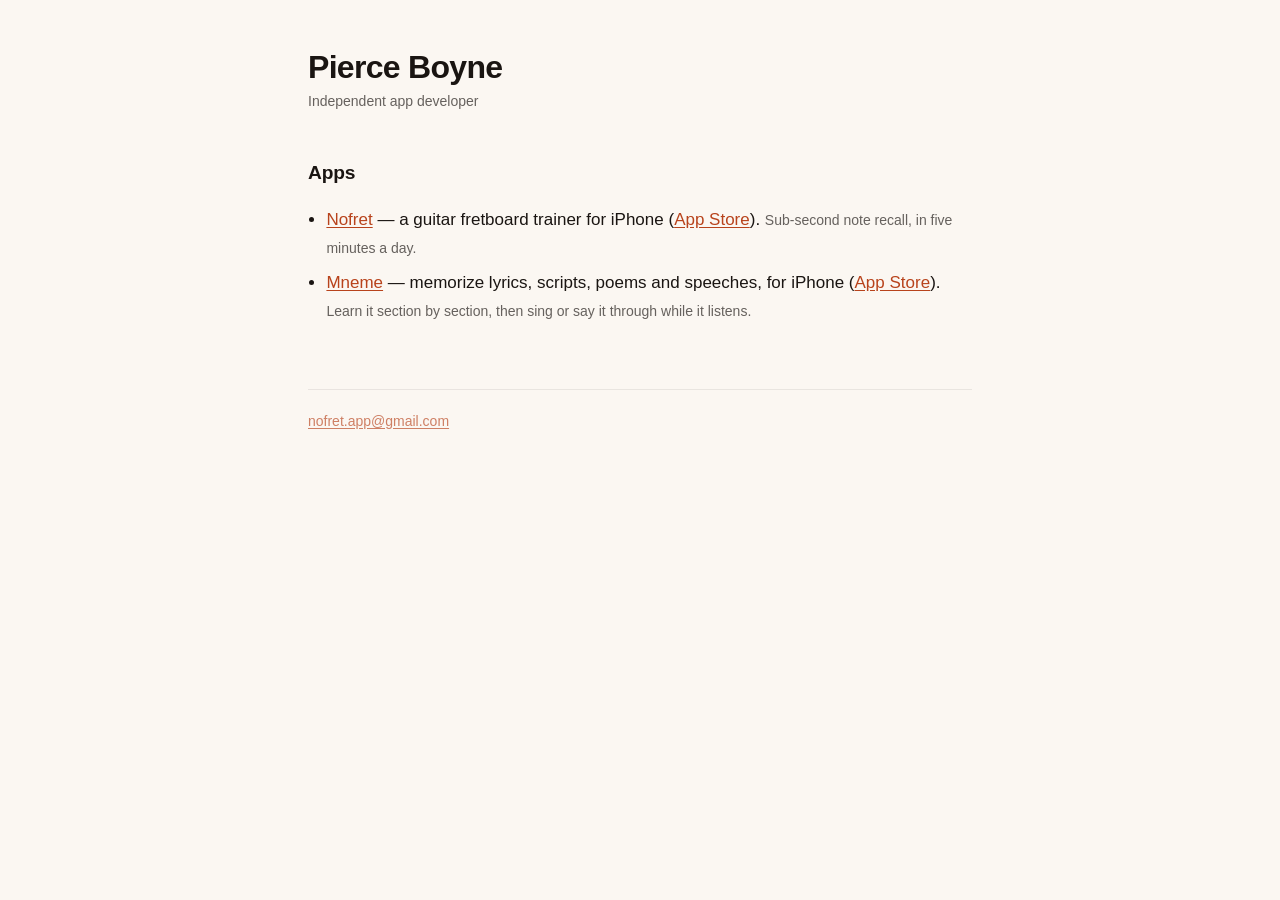
<file: index.html>
<!doctype html>
<html lang="en">
<head>
<meta charset="utf-8">
<meta name="viewport" content="width=device-width, initial-scale=1">
<meta name="google-site-verification" content="WbHXN7BrshvpumbvRtugsJeh1JI9VplC12xCETtA43Y" />
<title>Pierce Boyne</title>
<link rel="stylesheet" href="nofret/assets/style.css">
</head>
<body>

<h1>Pierce Boyne</h1>
<p class="muted">Independent app developer</p>

<h2>Apps</h2>
<ul>
  <li><a href="nofret/">Nofret</a> — a guitar fretboard trainer for iPhone
      (<a href="https://apps.apple.com/app/apple-store/id6809184751?pt=129415694&amp;ct=website&amp;mt=8">App Store</a>).
      <span class="muted">Sub-second note recall, in five minutes a day.</span></li>
  <li><a href="mneme/">Mneme</a> — memorize lyrics, scripts, poems and speeches, for iPhone
      (<a href="https://apps.apple.com/app/apple-store/id6814061703?pt=129415694&amp;ct=website&amp;mt=8">App Store</a>).
      <span class="muted">Learn it section by section, then sing or say it through while it listens.</span></li>
</ul>

<footer><a href="mailto:nofret.app@gmail.com">nofret.app@gmail.com</a></footer>

</body>
</html>
</file>
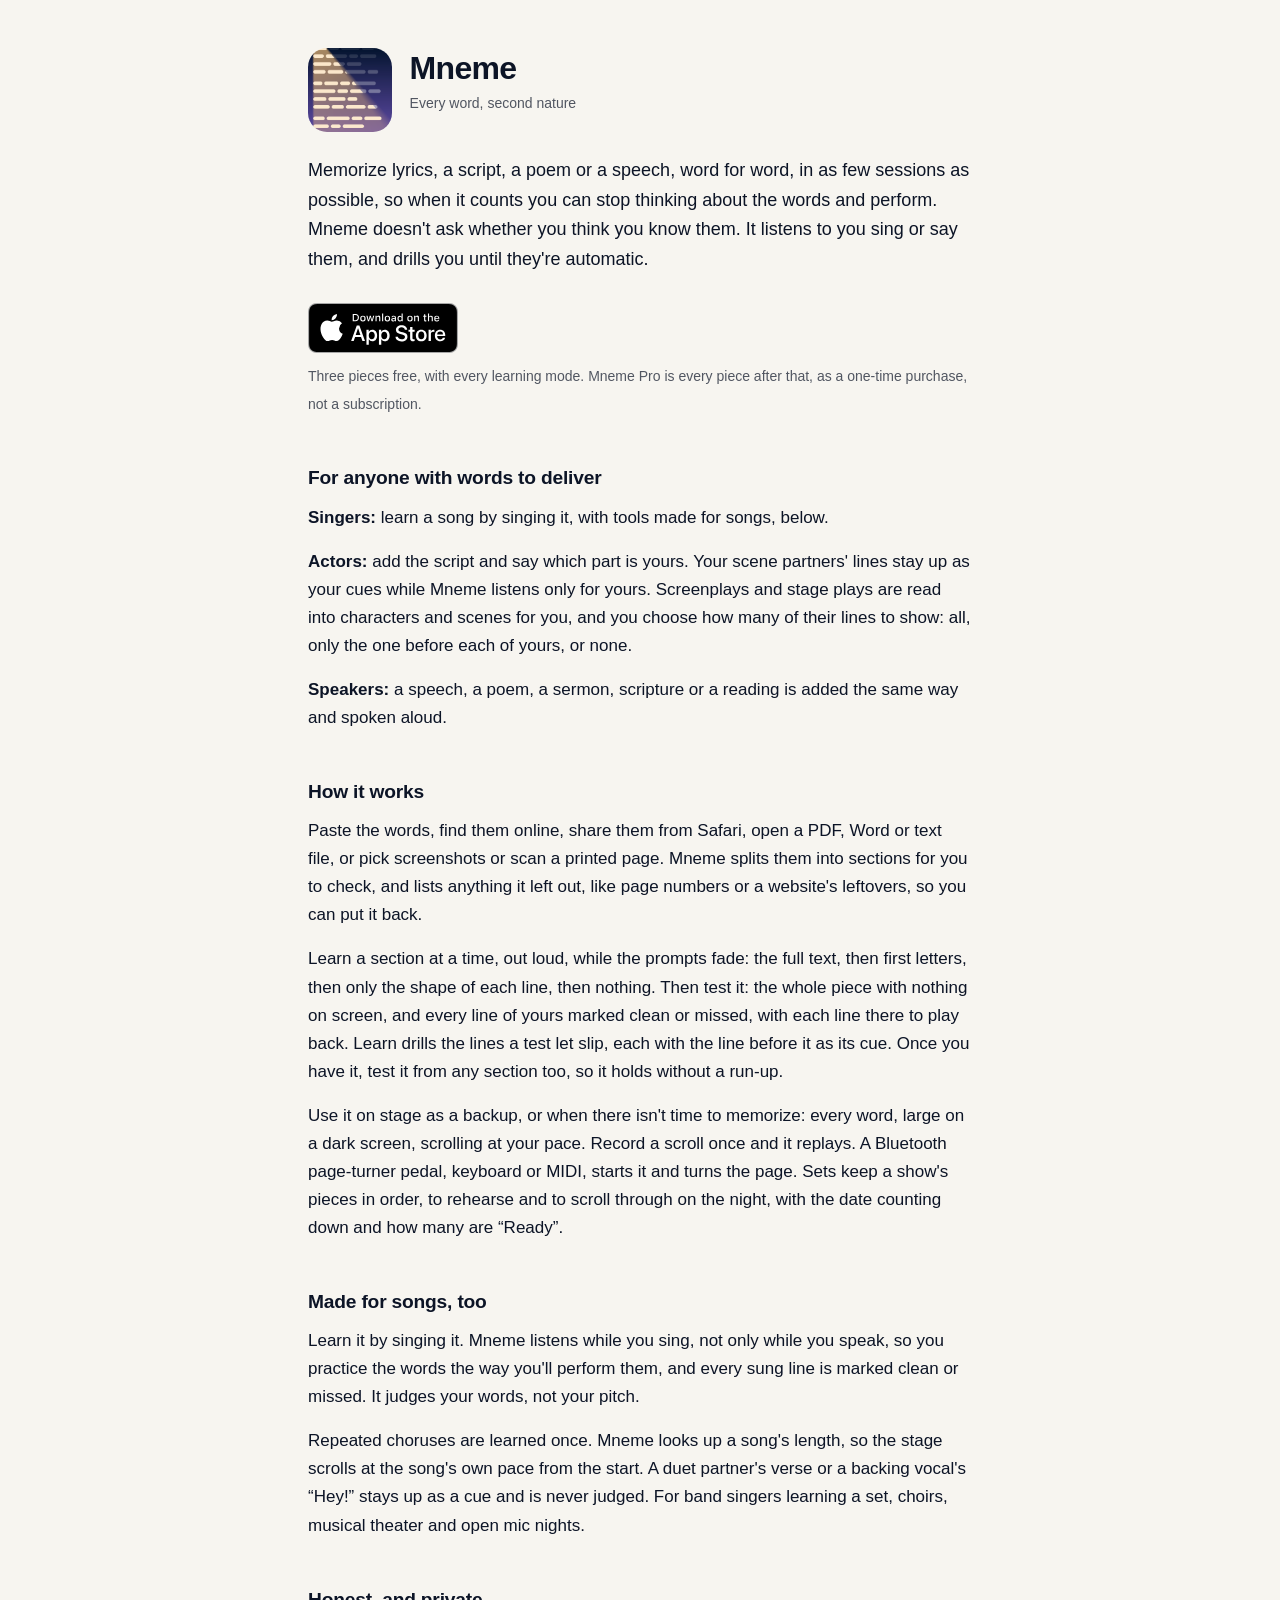
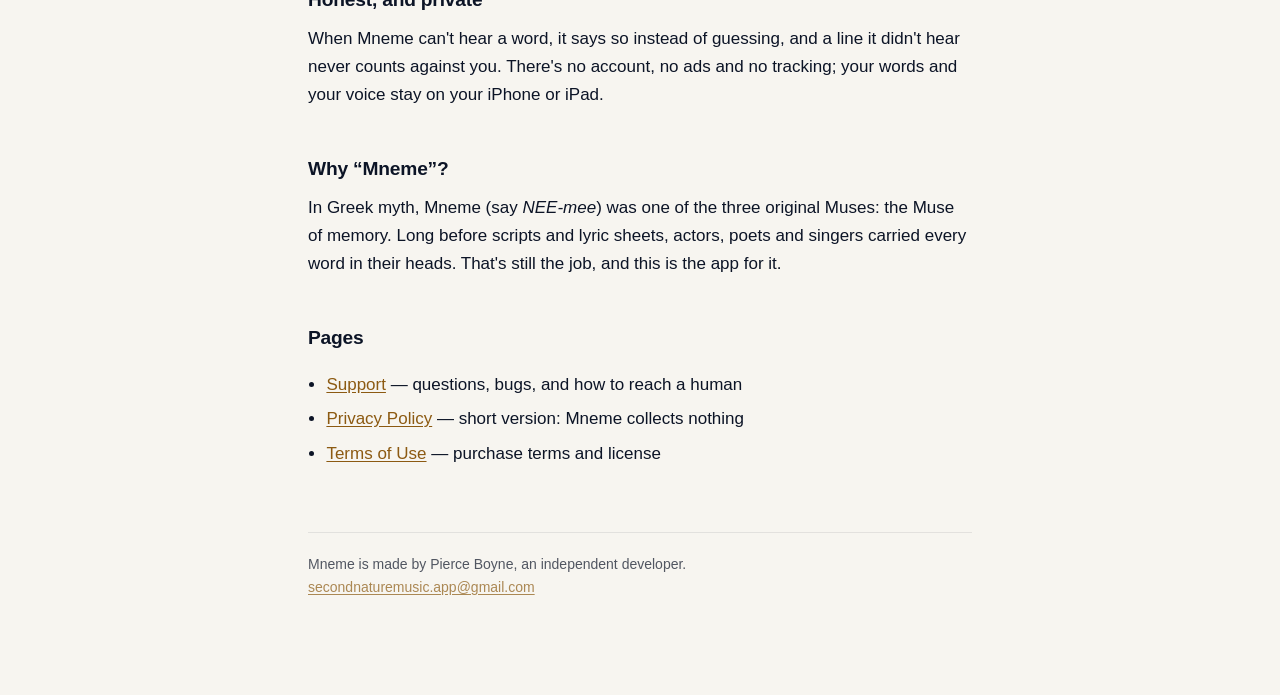
<file: mneme/index.html>
<!doctype html>
<html lang="en">
<head>
<meta charset="utf-8">
<meta name="viewport" content="width=device-width, initial-scale=1">
<title>Mneme: Memorize Lyrics &amp; Lines, on iPhone</title>
<meta name="description" content="Mneme is an iPhone app that gets lyrics, a script, a poem or a speech off the page and by heart in as few sessions as possible, and listens to you sing or say it to prove it. Three pieces free.">
<link rel="canonical" href="https://boynepe.github.io/mneme/">
<meta name="apple-itunes-app" content="app-id=6814061703">
<meta property="og:type" content="website">
<meta property="og:title" content="Mneme: Memorize Lyrics &amp; Lines">
<meta property="og:description" content="Memorize lyrics, scripts, poems or speeches word for word, fast: section by section, then tested while Mneme listens. Three pieces free.">
<meta property="og:url" content="https://boynepe.github.io/mneme/">
<meta property="og:image" content="https://boynepe.github.io/mneme/assets/og.png">
<meta name="twitter:card" content="summary_large_image">
<link rel="apple-touch-icon" href="assets/apple-touch-icon.png">
<link rel="stylesheet" href="assets/style.css">
<script type="application/ld+json">
{
  "@context": "https://schema.org",
  "@type": "MobileApplication",
  "name": "Mneme: Memorize Lyrics & Lines",
  "operatingSystem": "iOS",
  "applicationCategory": "MusicApplication",
  "description": "Learn lyrics, a script, a poem or a speech by heart, section by section, then test it while the app listens and marks every line.",
  "url": "https://boynepe.github.io/mneme/",
  "installUrl": "https://apps.apple.com/app/id6814061703",
  "image": "https://boynepe.github.io/mneme/assets/icon-512.png",
  "author": { "@type": "Person", "name": "Pierce Boyne" },
  "offers": { "@type": "Offer", "price": "0", "priceCurrency": "USD" }
}
</script>
</head>
<body>

<div class="hero">
  <img src="assets/icon-512.png" alt="">
  <div>
    <h1>Mneme</h1>
    <p class="muted">Every word, second nature</p>
  </div>
</div>

<p class="lede">Memorize lyrics, a script, a poem or a speech, word for word,
in as few sessions as possible, so when it counts you can stop thinking about
the words and perform. Mneme doesn't ask whether you think you know them. It
listens to you sing or say them, and drills you until they're automatic.</p>

<p class="store"><a href="https://apps.apple.com/app/apple-store/id6814061703?pt=129415694&amp;ct=website&amp;mt=8"><picture>
  <source srcset="assets/app-store-badge-white.svg" media="(prefers-color-scheme: dark)">
  <img src="assets/app-store-badge-black.svg" alt="Download on the App Store" width="150" height="50">
</picture></a>
<span class="muted">Three pieces free, with every learning mode. Mneme Pro is
every piece after that, as a one-time purchase, not a subscription.</span></p>

<h2>For anyone with words to deliver</h2>
<p><strong>Singers:</strong> learn a song by singing it, with tools made for
songs, below.</p>
<p><strong>Actors:</strong> add the script and say which part is yours. Your
scene partners' lines stay up as your cues while Mneme listens only for yours.
Screenplays and stage plays are read into characters and scenes for you, and
you choose how many of their lines to show: all, only the one before each of
yours, or none.</p>
<p><strong>Speakers:</strong> a speech, a poem, a sermon, scripture or a
reading is added the same way and spoken aloud.</p>

<h2>How it works</h2>
<p>Paste the words, find them online, share them from Safari, open a PDF, Word
or text file, or pick screenshots or scan a printed page. Mneme splits them
into sections for you to check, and lists anything it left out, like page
numbers or a website's leftovers, so you can put it back.</p>

<p>Learn a section at a time, out loud, while the prompts fade: the full text,
then first letters, then only the shape of each line, then nothing. Then test
it: the whole piece with nothing on screen, and every line of yours marked
clean or missed, with each line there to play back. Learn drills the lines a
test let slip, each with the line before it as its cue. Once you have it, test
it from any section too, so it holds without a run-up.</p>

<p>Use it on stage as a backup, or when there isn't time to memorize: every
word, large on a dark screen, scrolling at your pace. Record a scroll once and
it replays. A Bluetooth page-turner pedal, keyboard or MIDI, starts it and
turns the page. Sets keep a show's pieces in order, to rehearse and to scroll
through on the night, with the date counting down and how many are “Ready”.</p>

<h2>Made for songs, too</h2>
<p>Learn it by singing it. Mneme listens while you sing, not only while you
speak, so you practice the words the way you'll perform them, and every sung
line is marked clean or missed. It judges your words, not your pitch.</p>
<p>Repeated choruses are learned once. Mneme looks up a song's length, so the
stage scrolls at the song's own pace from the start. A duet partner's verse or
a backing vocal's “Hey!” stays up as a cue and is never judged. For band
singers learning a set, choirs, musical theater and open mic nights.</p>

<h2>Honest, and private</h2>
<p>When Mneme can't hear a word, it says so instead of guessing, and a line it
didn't hear never counts against you. There's no account, no ads and no
tracking; your words and your voice stay on your iPhone or iPad.</p>

<h2>Why “Mneme”?</h2>
<p>In Greek myth, Mneme (say <em>NEE-mee</em>) was one of the three original
Muses: the Muse of memory. Long before scripts and lyric sheets, actors, poets
and singers carried every word in their heads. That's still the job, and this
is the app for it.</p>

<h2>Pages</h2>
<ul>
  <li><a href="support/">Support</a> — questions, bugs, and how to reach a human</li>
  <li><a href="privacy/">Privacy Policy</a> — short version: Mneme collects nothing</li>
  <li><a href="terms/">Terms of Use</a> — purchase terms and license</li>
</ul>

<footer>
Mneme is made by Pierce Boyne, an independent developer.<br>
<a href="mailto:secondnaturemusic.app@gmail.com">secondnaturemusic.app@gmail.com</a>
</footer>

</body>
</html>
</file>
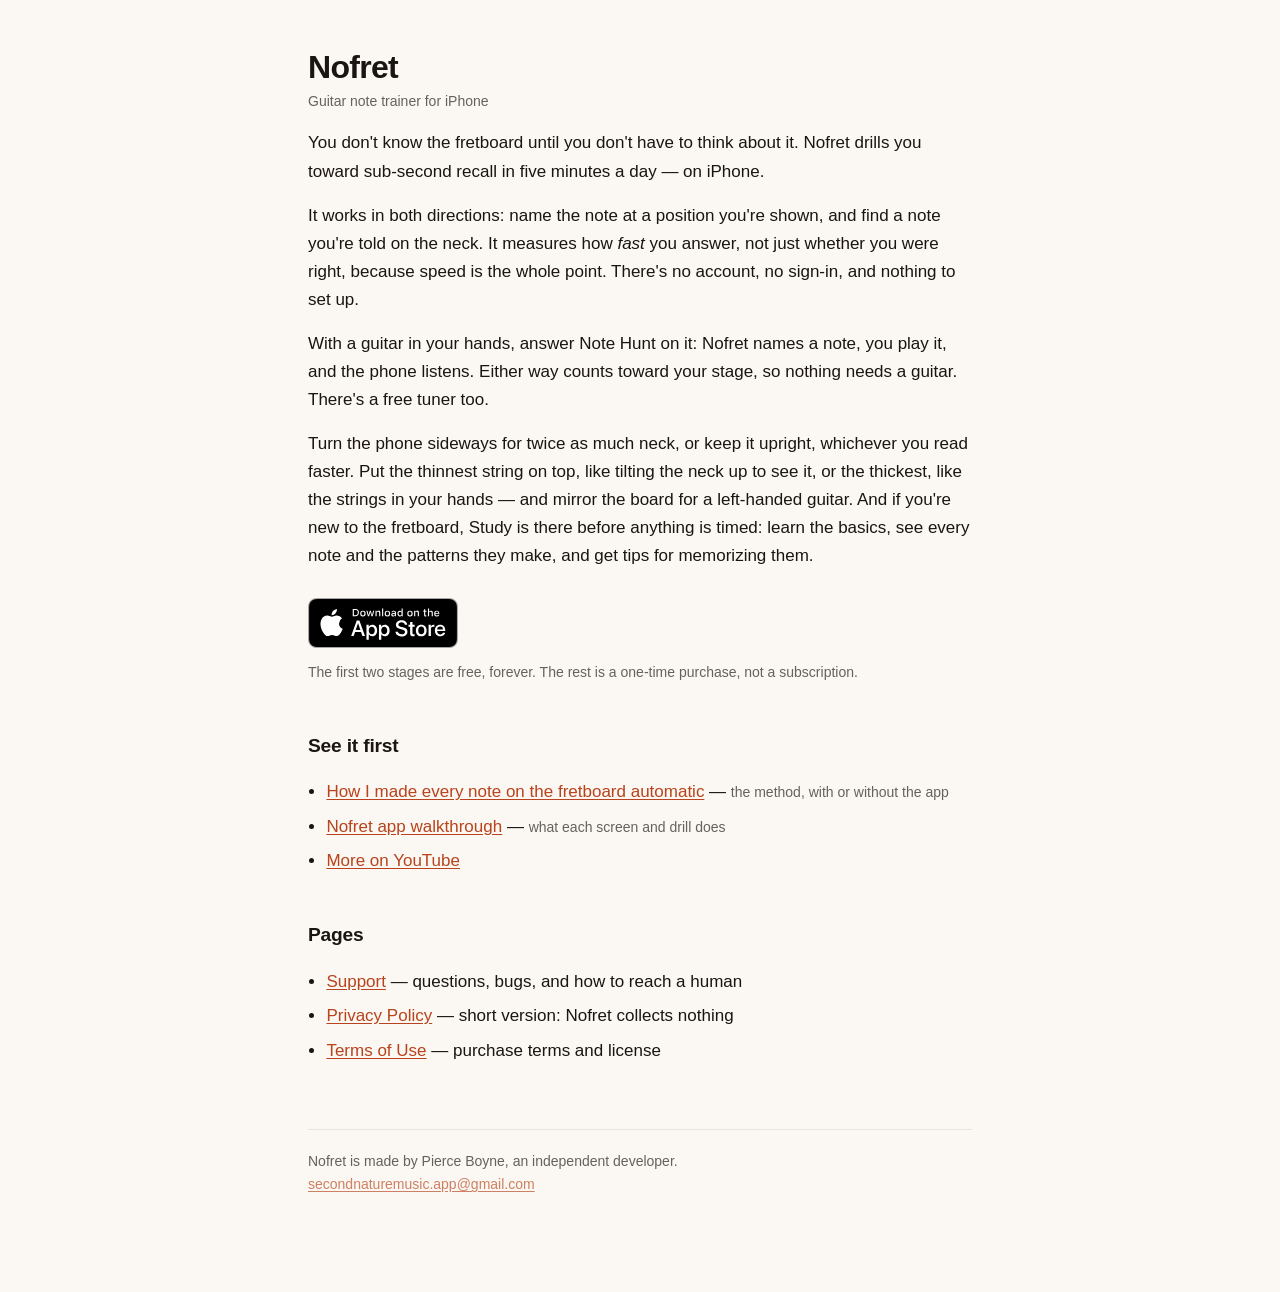
<file: nofret/index.html>
<!doctype html>
<html lang="en">
<head>
<meta charset="utf-8">
<meta name="viewport" content="width=device-width, initial-scale=1">
<title>Nofret: Guitar Note Trainer for iPhone</title>
<meta name="description" content="Nofret is an iPhone app that drills you until you can name and find any note on the guitar fretboard in under a second. The first two stages are free.">
<link rel="canonical" href="https://boynepe.github.io/nofret/">
<meta name="apple-itunes-app" content="app-id=6809184751">
<meta property="og:type" content="website">
<meta property="og:title" content="Nofret: Guitar Note Trainer">
<meta property="og:description" content="Name and find any note on the guitar fretboard in under a second. An iPhone app; the first two stages are free.">
<meta property="og:url" content="https://boynepe.github.io/nofret/">
<meta property="og:image" content="https://boynepe.github.io/nofret/assets/icon-512.png">
<meta name="twitter:card" content="summary">
<link rel="apple-touch-icon" href="assets/apple-touch-icon.png">
<link rel="stylesheet" href="assets/style.css">
<script type="application/ld+json">
{
  "@context": "https://schema.org",
  "@type": "MobileApplication",
  "name": "Nofret: Guitar Note Trainer",
  "operatingSystem": "iOS",
  "applicationCategory": "EducationalApplication",
  "description": "Drills you until you can name and find any note on the guitar fretboard in under a second.",
  "url": "https://boynepe.github.io/nofret/",
  "installUrl": "https://apps.apple.com/app/id6809184751",
  "image": "https://boynepe.github.io/nofret/assets/icon-512.png",
  "author": { "@type": "Person", "name": "Pierce Boyne" },
  "offers": { "@type": "Offer", "price": "0", "priceCurrency": "USD" }
}
</script>
</head>
<body>

<h1>Nofret</h1>
<p class="muted">Guitar note trainer for iPhone</p>

<p class="lede">You don't know the fretboard until you don't have to think about it.
Nofret drills you toward sub-second recall in five minutes a day — on iPhone.</p>

<p>It works in both directions: name the note at a position you're shown, and
find a note you're told on the neck. It measures how <em>fast</em> you answer, not just whether
you were right, because speed is the whole point. There's no account, no
sign-in, and nothing to set up.</p>

<p>With a guitar in your hands, answer Note Hunt on it: Nofret names a note,
you play it, and the phone listens. Either way counts toward your stage, so
nothing needs a guitar. There's a free tuner too.</p>
<p>Turn the phone sideways for twice as much neck, or keep it upright,
whichever you read faster. Put the thinnest string on top, like tilting the
neck up to see it, or the thickest, like the strings in your hands — and mirror
the board for a left-handed guitar. And if you're new to the fretboard, Study
is there before anything is timed: learn the basics, see every note and the
patterns they make, and get tips for memorizing them.</p>

<p class="store"><a href="https://apps.apple.com/app/apple-store/id6809184751?pt=129415694&amp;ct=website&amp;mt=8"><picture>
  <source srcset="assets/app-store-badge-white.svg" media="(prefers-color-scheme: dark)">
  <img src="assets/app-store-badge-black.svg" alt="Download on the App Store" width="150" height="50">
</picture></a>
<span class="muted">The first two stages are free, forever. The rest is a one-time purchase, not a subscription.</span></p>

<h2>See it first</h2>
<ul>
  <li><a href="https://www.youtube.com/watch?v=sm2euk7gFeg">How I made every note on the fretboard automatic</a> —
      <span class="muted">the method, with or without the app</span></li>
  <li><a href="https://www.youtube.com/watch?v=WUEUxqwtZEA">Nofret app walkthrough</a> —
      <span class="muted">what each screen and drill does</span></li>
  <li><a href="https://www.youtube.com/@nofretapp">More on YouTube</a></li>
</ul>

<h2>Pages</h2>
<ul>
  <li><a href="support/">Support</a> — questions, bugs, and how to reach a human</li>
  <li><a href="privacy/">Privacy Policy</a> — short version: Nofret collects nothing</li>
  <li><a href="terms/">Terms of Use</a> — purchase terms and license</li>
</ul>

<footer>
Nofret is made by Pierce Boyne, an independent developer.<br>
<a href="mailto:secondnaturemusic.app@gmail.com">secondnaturemusic.app@gmail.com</a>
</footer>

</body>
</html>
</file>
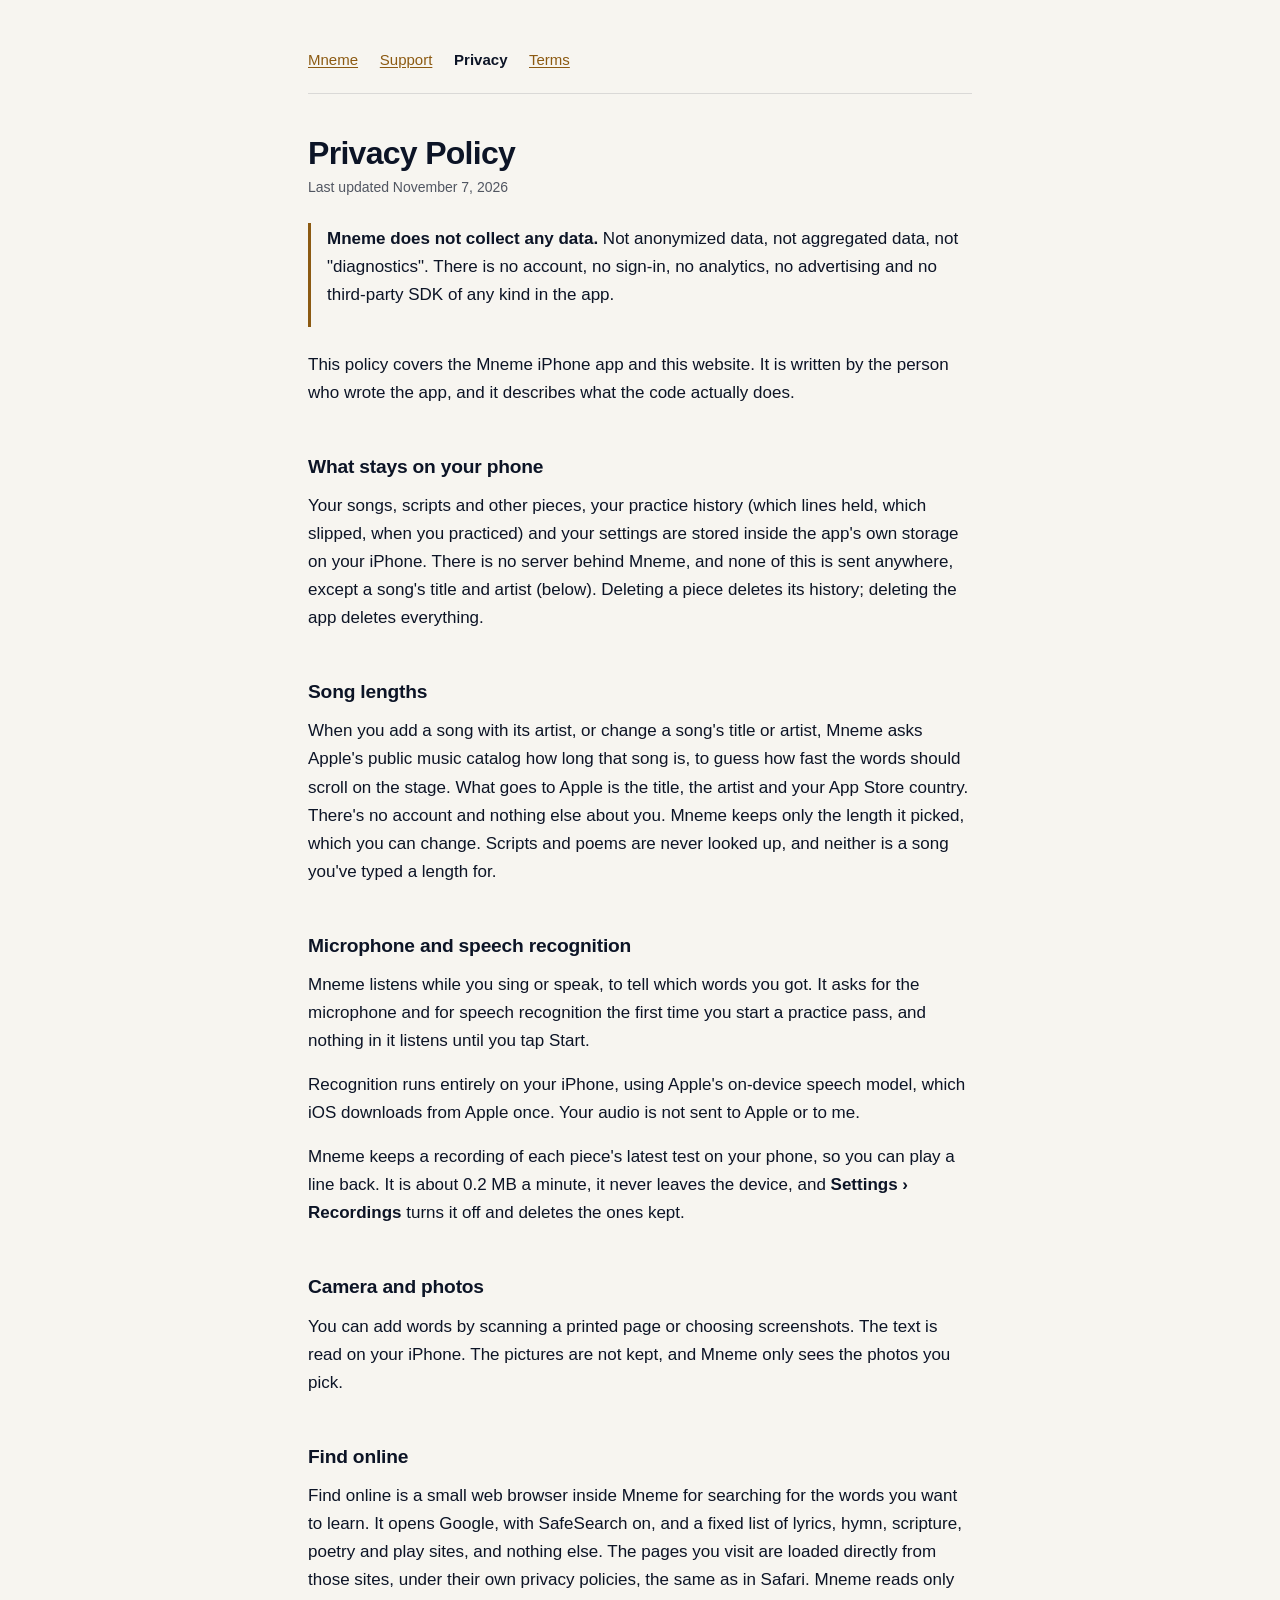
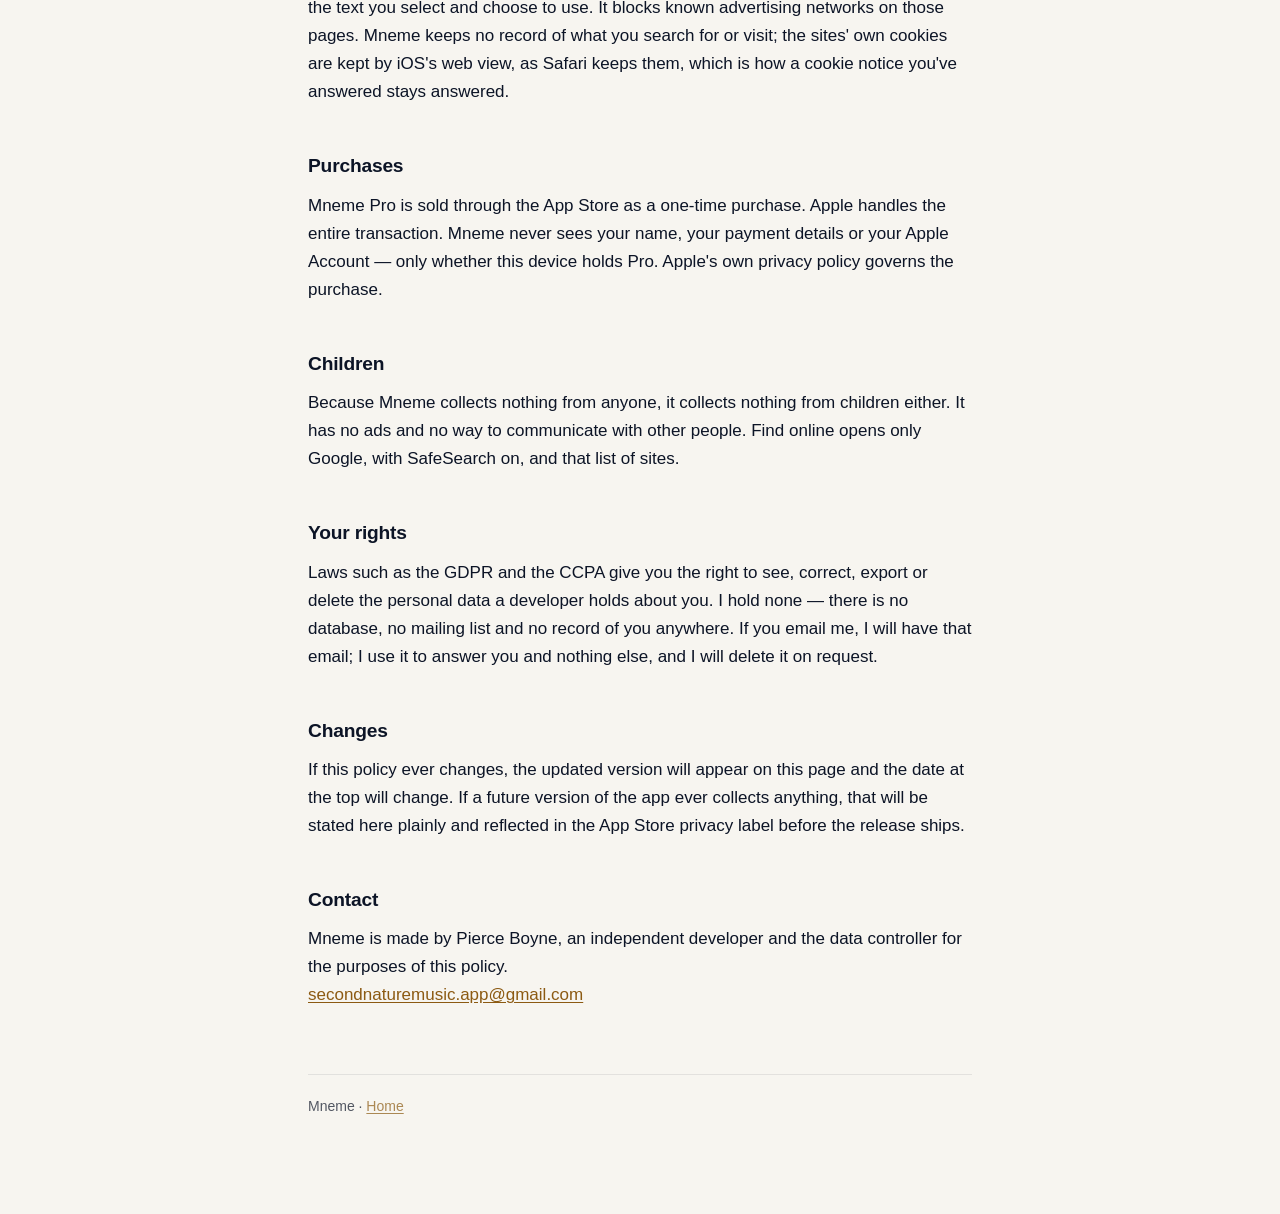
<file: mneme/privacy/index.html>
<!doctype html>
<html lang="en">
<head>
<meta charset="utf-8">
<meta name="viewport" content="width=device-width, initial-scale=1">
<title>Mneme — Privacy Policy</title>
<link rel="stylesheet" href="../assets/style.css">
</head>
<body>

<nav>
  <a href="../">Mneme</a>
  <a href="../support/">Support</a>
  <a href="../privacy/" aria-current="page">Privacy</a>
  <a href="../terms/">Terms</a>
</nav>

<h1>Privacy Policy</h1>
<p class="muted">Last updated November 7, 2026</p>

<div class="callout">
<p><strong>Mneme does not collect any data.</strong> Not anonymized data, not
aggregated data, not "diagnostics". There is no account, no sign-in, no
analytics, no advertising and no third-party SDK of any kind in the app.</p>
</div>

<p>This policy covers the Mneme iPhone app and this website. It is written by
the person who wrote the app, and it describes what the code actually does.</p>

<h2>What stays on your phone</h2>
<p>Your songs, scripts and other pieces, your practice history (which lines held, which slipped, when you
practiced) and your settings are stored inside the app's own storage on your
iPhone. There is no server behind Mneme, and none of this is sent anywhere,
except a song's title and artist (below). Deleting a piece deletes its history;
deleting the app deletes everything.</p>

<h2>Song lengths</h2>
<p>When you add a song with its artist, or change a song's title or artist,
Mneme asks Apple's public music catalog how long that song is, to guess how
fast the words should scroll on the stage. What goes to Apple is the title,
the artist and your App Store country. There's no account and nothing else
about you. Mneme keeps only the length it picked, which you can change.
Scripts and poems are never looked up, and neither is a song you've typed a
length for.</p>

<h2>Microphone and speech recognition</h2>
<p>Mneme listens while you sing or speak, to tell which words you got.
It asks for the microphone and for speech recognition the first time you start
a practice pass, and nothing in it listens until you tap Start.</p>
<p>Recognition runs entirely on your iPhone, using Apple's on-device speech
model, which iOS downloads from Apple once. Your audio is not sent to Apple or
to me.</p>
<p>Mneme keeps a recording of each piece's latest test on your phone, so you
can play a line back. It is about 0.2 MB a minute, it never leaves the device,
and <strong>Settings › Recordings</strong> turns it off and deletes the ones
kept.</p>

<h2>Camera and photos</h2>
<p>You can add words by scanning a printed page or choosing screenshots. The
text is read on your iPhone. The pictures are not kept, and Mneme only sees the
photos you pick.</p>

<h2>Find online</h2>
<p>Find online is a small web browser inside Mneme for searching for the
words you want to learn. It opens Google, with SafeSearch on, and a fixed list
of lyrics, hymn, scripture, poetry and play sites, and nothing else. The pages you visit are loaded directly from those sites, under their own privacy policies, the same as
in Safari. Mneme reads only the text you select and choose to use. It blocks
known advertising networks on those pages. Mneme keeps no record of what you
search for or visit; the sites' own cookies are kept by iOS's web view, as Safari
keeps them, which is how a cookie notice you've answered stays answered.</p>

<h2>Purchases</h2>
<p>Mneme Pro is sold through the App Store as a one-time purchase. Apple handles
the entire transaction. Mneme never sees your name, your payment details or your
Apple Account — only whether this device holds Pro. Apple's own privacy policy
governs the purchase.</p>

<h2>Children</h2>
<p>Because Mneme collects nothing from anyone, it collects nothing from children
either. It has no ads and no way to communicate with other people. Find online
opens only Google, with SafeSearch on, and that list of sites.</p>

<h2>Your rights</h2>
<p>Laws such as the GDPR and the CCPA give you the right to see, correct, export
or delete the personal data a developer holds about you. I hold none — there is
no database, no mailing list and no record of you anywhere. If you email me, I
will have that email; I use it to answer you and nothing else, and I will delete
it on request.</p>

<h2>Changes</h2>
<p>If this policy ever changes, the updated version will appear on this page and
the date at the top will change. If a future version of the app ever collects
anything, that will be stated here plainly and reflected in the App Store
privacy label before the release ships.</p>

<h2>Contact</h2>
<p>Mneme is made by Pierce Boyne, an independent developer and the data
controller for the purposes of this policy.<br>
<a href="mailto:secondnaturemusic.app@gmail.com">secondnaturemusic.app@gmail.com</a></p>

<footer>Mneme · <a href="../">Home</a></footer>

</body>
</html>
</file>
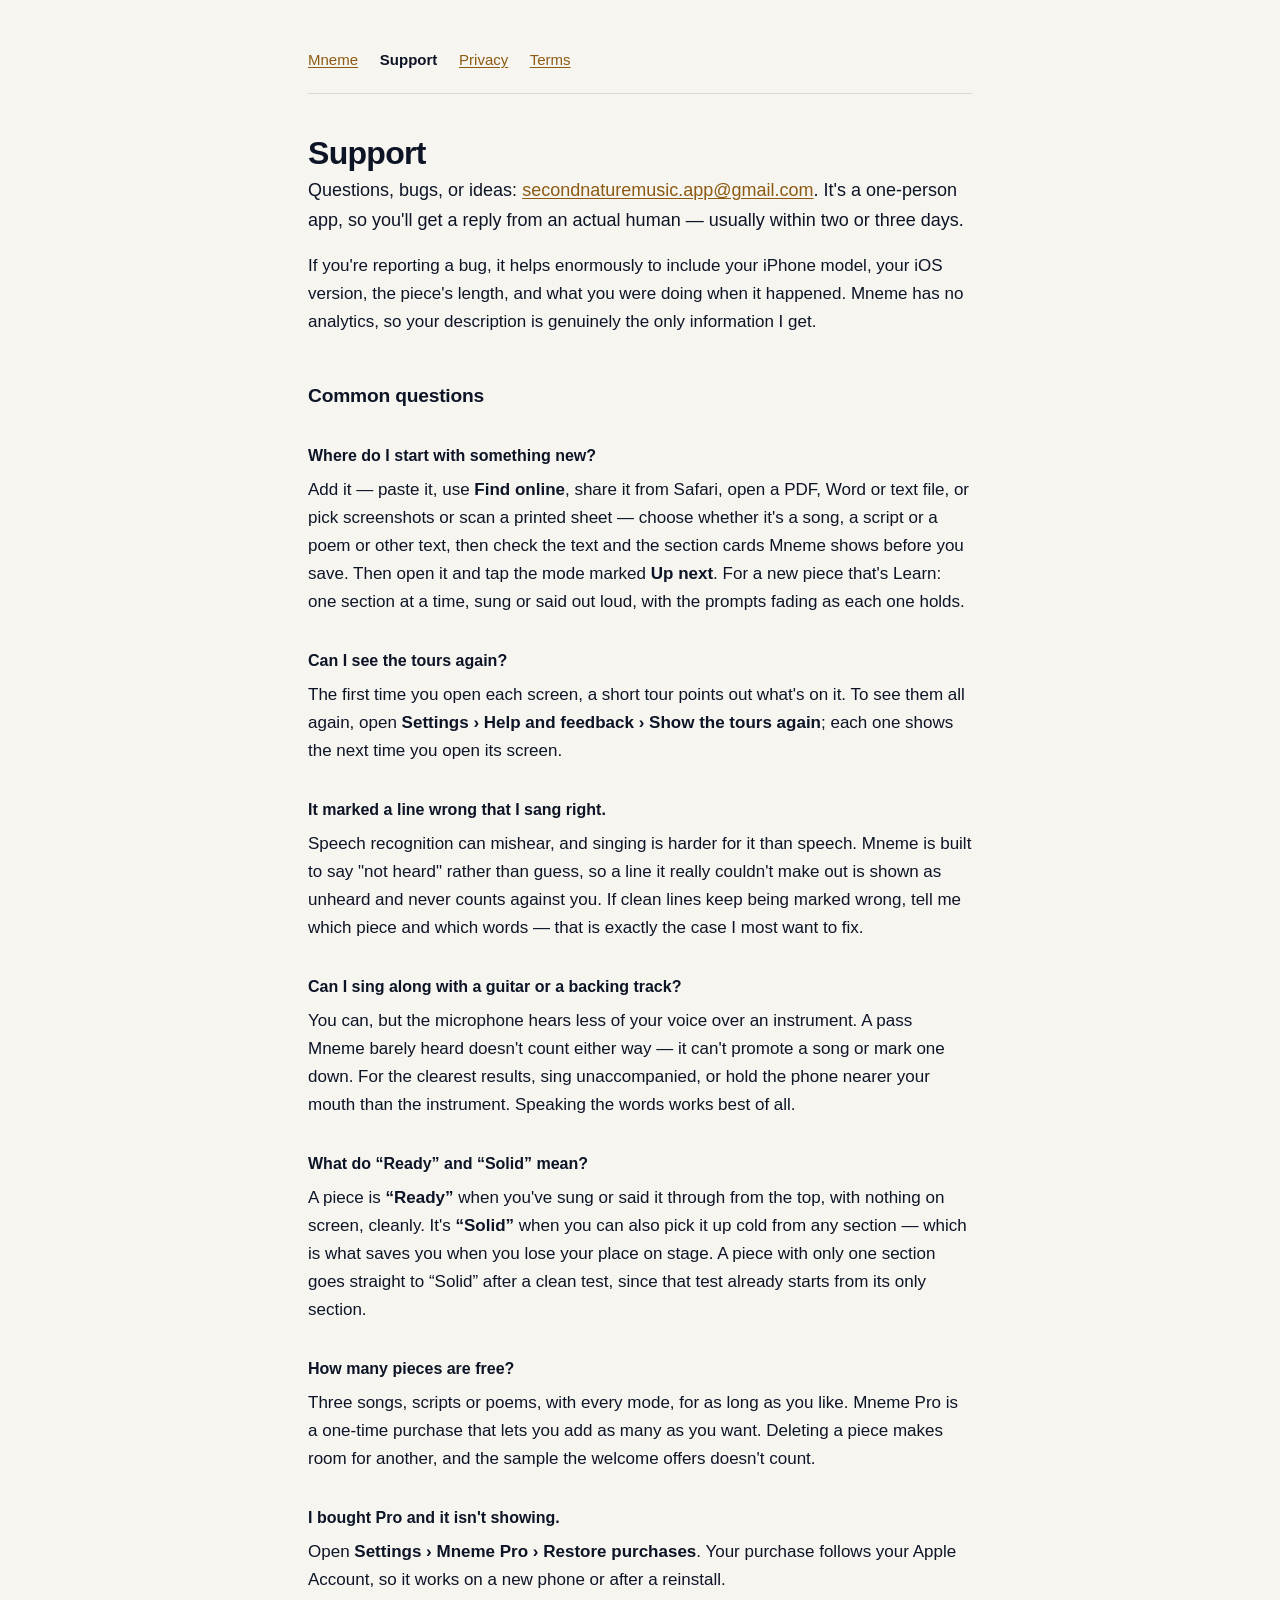
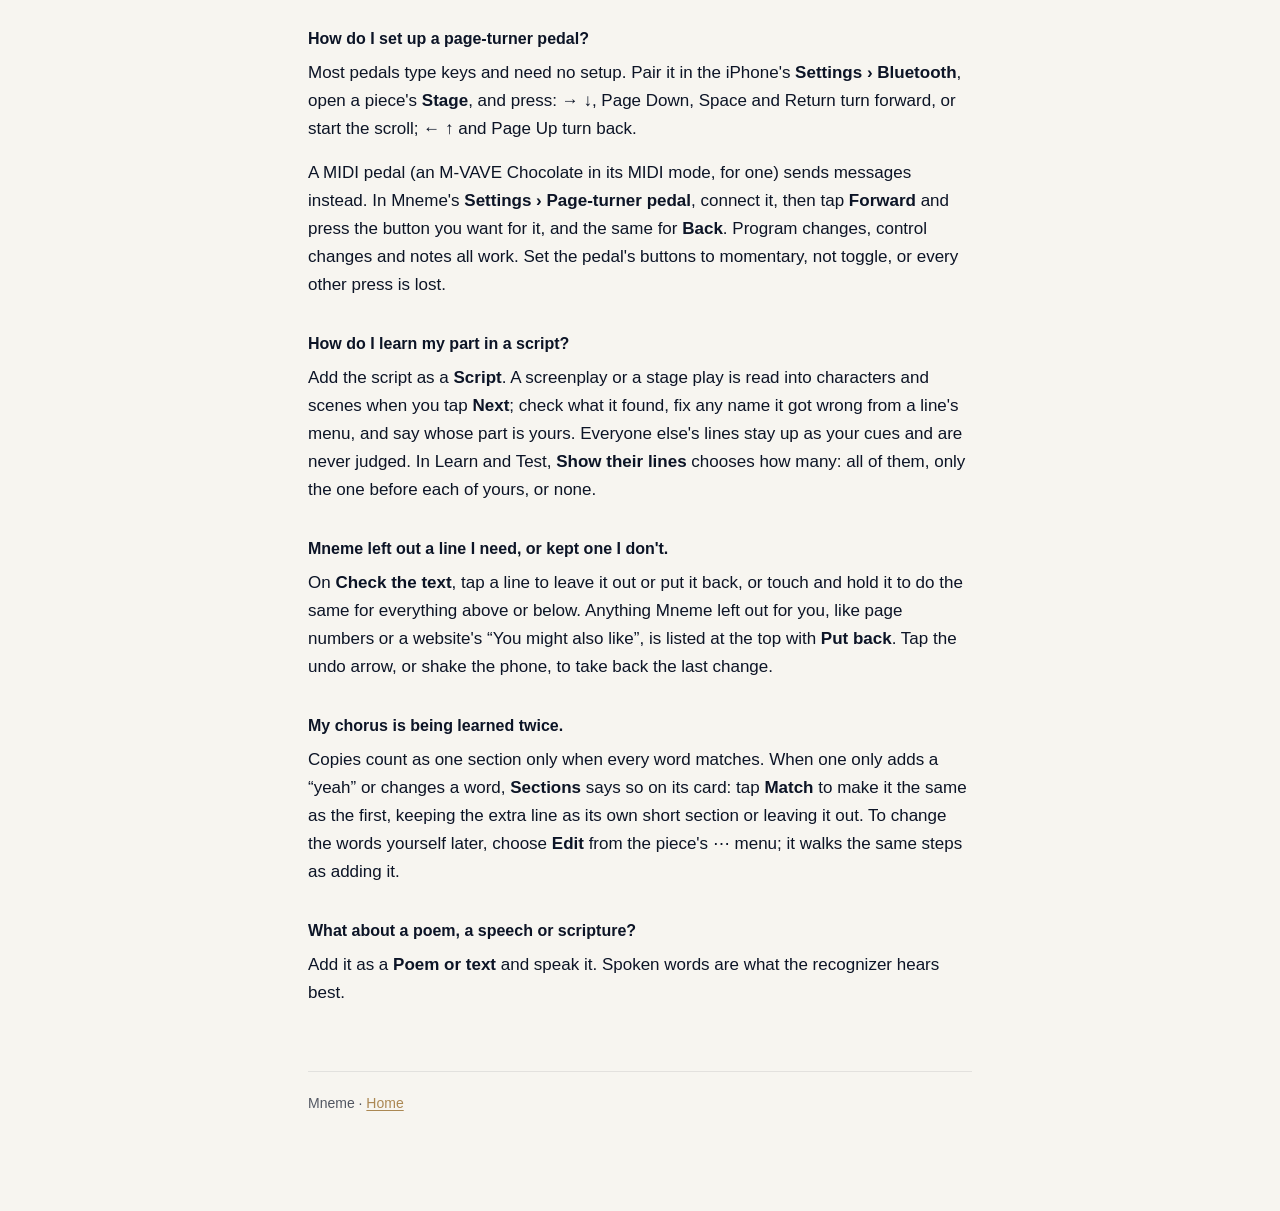
<file: mneme/support/index.html>
<!doctype html>
<html lang="en">
<head>
<meta charset="utf-8">
<meta name="viewport" content="width=device-width, initial-scale=1">
<title>Mneme — Support</title>
<link rel="stylesheet" href="../assets/style.css">
</head>
<body>

<nav>
  <a href="../">Mneme</a>
  <a href="../support/" aria-current="page">Support</a>
  <a href="../privacy/">Privacy</a>
  <a href="../terms/">Terms</a>
</nav>

<h1>Support</h1>

<p class="lede">Questions, bugs, or ideas:
<a href="mailto:secondnaturemusic.app@gmail.com">secondnaturemusic.app@gmail.com</a>.
It's a one-person app, so you'll get a reply from an actual human — usually
within two or three days.</p>

<p>If you're reporting a bug, it helps enormously to include your iPhone model,
your iOS version, the piece's length, and what you were doing when it happened.
Mneme has no analytics, so your description is genuinely the only information I
get.</p>

<h2>Common questions</h2>

<h3>Where do I start with something new?</h3>
<p>Add it — paste it, use <strong>Find online</strong>, share it from Safari,
open a PDF, Word or text file, or pick screenshots or scan a printed sheet —
choose whether it's a song, a script or a poem or other text, then check the
text and the section cards Mneme shows before you save. Then open it and tap the mode
marked <strong>Up next</strong>. For a new piece that's Learn: one section at a
time, sung or said out loud, with the prompts fading as each one holds.</p>

<h3>Can I see the tours again?</h3>
<p>The first time you open each screen, a short tour points out what's on it.
To see them all again, open <strong>Settings › Help and feedback › Show the
tours again</strong>; each one shows the next time you open its screen.</p>

<h3>It marked a line wrong that I sang right.</h3>
<p>Speech recognition can mishear, and singing is harder for it than speech.
Mneme is built to say "not heard" rather than guess, so a line it really
couldn't make out is shown as unheard and never counts against you. If clean
lines keep being marked wrong, tell me which piece and which words — that is
exactly the case I most want to fix.</p>

<h3>Can I sing along with a guitar or a backing track?</h3>
<p>You can, but the microphone hears less of your voice over an instrument. A
pass Mneme barely heard doesn't count either way — it can't promote a song or
mark one down. For the clearest results, sing unaccompanied, or hold the phone
nearer your mouth than the instrument. Speaking the words works best of all.</p>

<h3>What do “Ready” and “Solid” mean?</h3>
<p>A piece is <strong>“Ready”</strong> when you've sung or said it through from the top,
with nothing on screen, cleanly. It's <strong>“Solid”</strong> when you can also
pick it up cold from any section — which is what saves you when you lose your
place on stage. A piece with only one section goes straight to “Solid” after
a clean test, since that test already starts from its only section.</p>

<h3>How many pieces are free?</h3>
<p>Three songs, scripts or poems, with every mode, for as long as you like.
Mneme Pro is a one-time purchase that lets you add as many as you want.
Deleting a piece makes room for another, and the sample the welcome offers
doesn't count.</p>

<h3>I bought Pro and it isn't showing.</h3>
<p>Open <strong>Settings › Mneme Pro › Restore purchases</strong>. Your purchase
follows your Apple Account, so it works on a new phone or after a reinstall.</p>

<h3>How do I set up a page-turner pedal?</h3>
<p>Most pedals type keys and need no setup. Pair it in the iPhone's
<strong>Settings › Bluetooth</strong>, open a piece's <strong>Stage</strong>,
and press: → ↓, Page Down, Space and Return turn forward, or start the
scroll; ← ↑ and Page Up turn back.</p>
<p>A MIDI pedal (an M-VAVE Chocolate in its MIDI mode, for one) sends
messages instead. In Mneme's <strong>Settings › Page-turner pedal</strong>,
connect it, then tap <strong>Forward</strong> and press the button you want
for it, and the same for <strong>Back</strong>. Program changes, control
changes and notes all work. Set the pedal's buttons to momentary, not
toggle, or every other press is lost.</p>

<h3>How do I learn my part in a script?</h3>
<p>Add the script as a <strong>Script</strong>. A screenplay or a stage play
is read into characters and scenes when you tap <strong>Next</strong>; check
what it found, fix any name it got wrong from a line's menu, and say whose
part is yours. Everyone else's lines stay up as your cues and are never
judged. In Learn and Test, <strong>Show their lines</strong> chooses how
many: all of them, only the one before each of yours, or none.</p>

<h3>Mneme left out a line I need, or kept one I don't.</h3>
<p>On <strong>Check the text</strong>, tap a line to leave it out or put it
back, or touch and hold it to do the same for everything above or below.
Anything Mneme left out for you, like page numbers or a website's “You might
also like”, is listed at the top with <strong>Put back</strong>. Tap the undo
arrow, or shake the phone, to take back the last change.</p>

<h3>My chorus is being learned twice.</h3>
<p>Copies count as one section only when every word matches. When one only
adds a “yeah” or changes a word, <strong>Sections</strong> says so on its card:
tap <strong>Match</strong> to make it the same as the first, keeping the extra
line as its own short section or leaving it out. To change the words
yourself later, choose <strong>Edit</strong> from the piece's ⋯ menu; it walks
the same steps as adding it.</p>

<h3>What about a poem, a speech or scripture?</h3>
<p>Add it as a <strong>Poem or text</strong> and speak it. Spoken words are
what the recognizer hears best.</p>

<footer>Mneme · <a href="../">Home</a></footer>

</body>
</html>
</file>
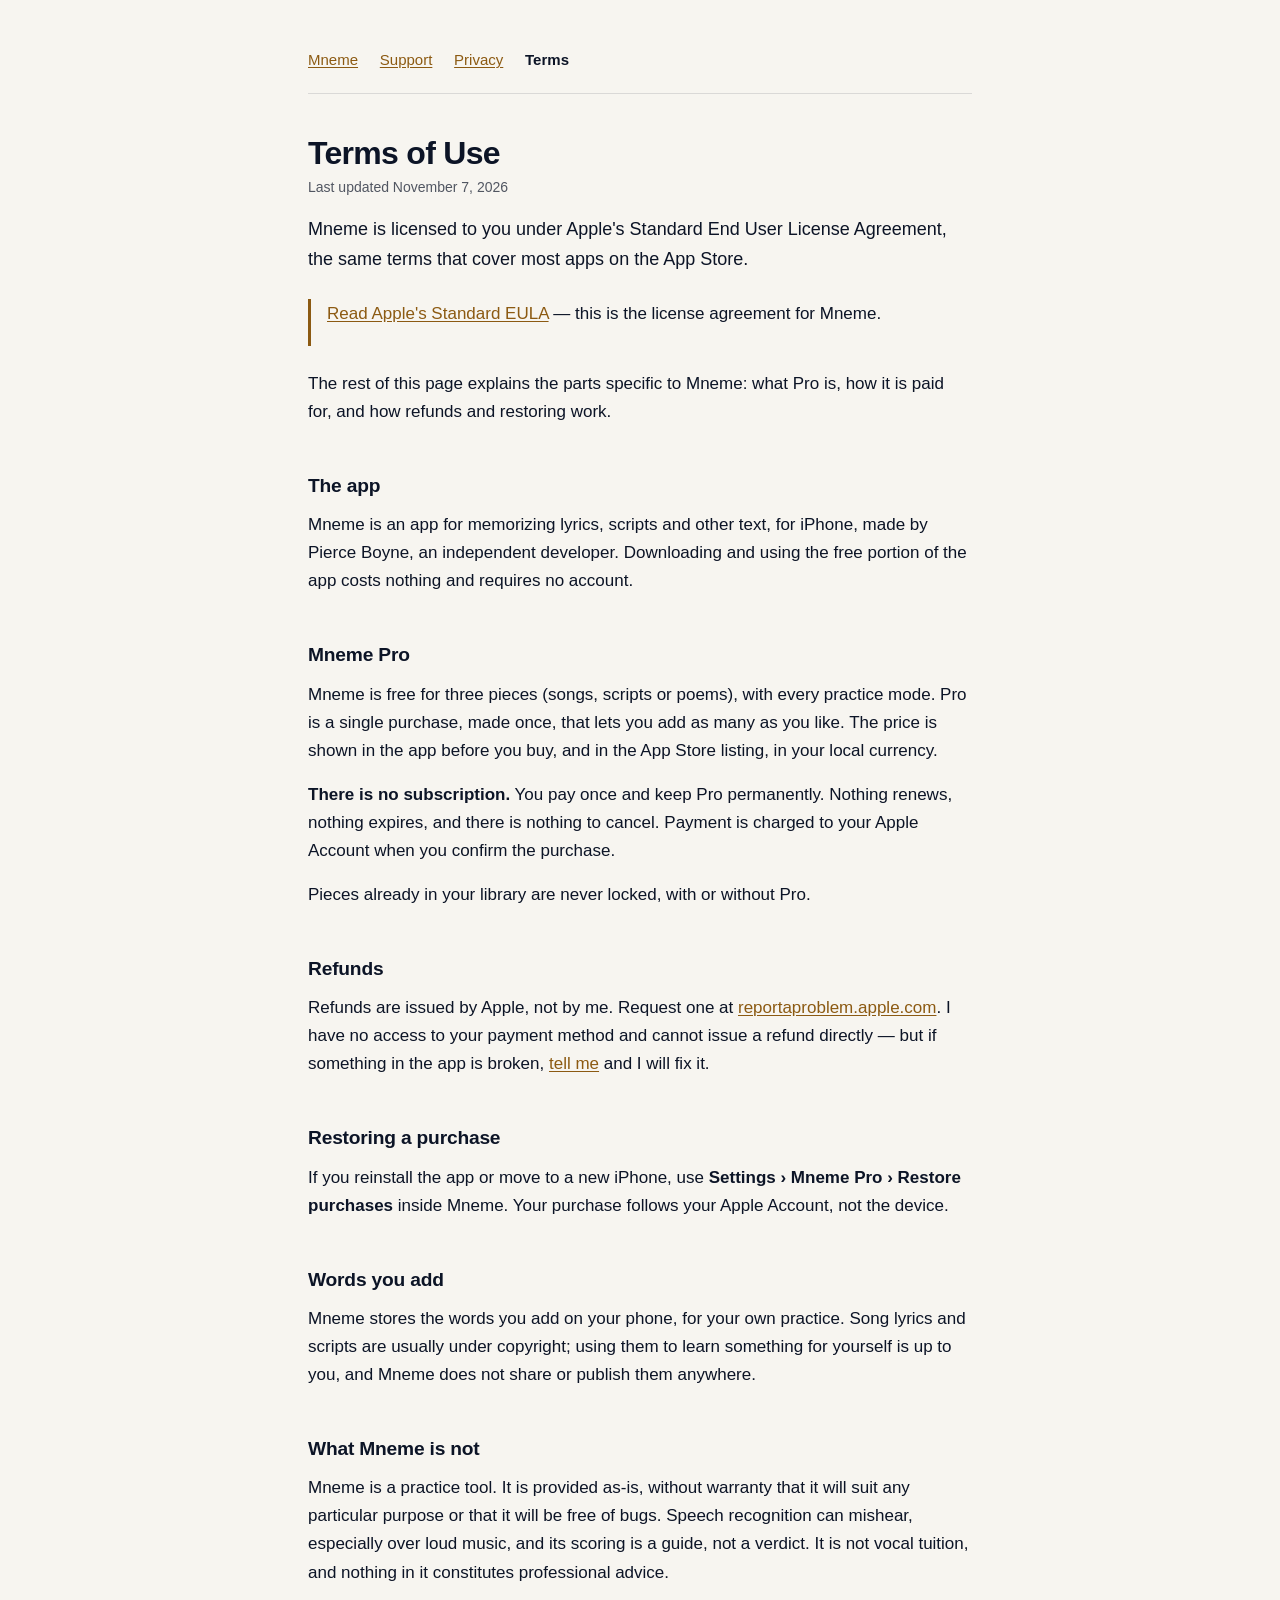
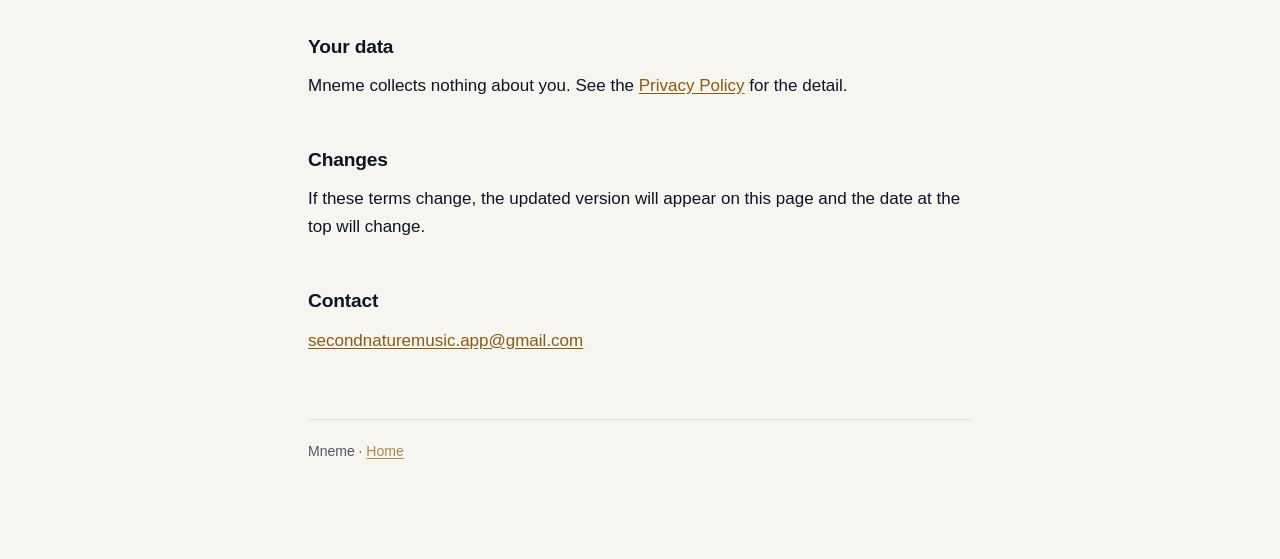
<file: mneme/terms/index.html>
<!doctype html>
<html lang="en">
<head>
<meta charset="utf-8">
<meta name="viewport" content="width=device-width, initial-scale=1">
<title>Mneme — Terms of Use</title>
<link rel="stylesheet" href="../assets/style.css">
</head>
<body>

<nav>
  <a href="../">Mneme</a>
  <a href="../support/">Support</a>
  <a href="../privacy/">Privacy</a>
  <a href="../terms/" aria-current="page">Terms</a>
</nav>

<h1>Terms of Use</h1>
<p class="muted">Last updated November 7, 2026</p>

<p class="lede">Mneme is licensed to you under Apple's Standard End User License
Agreement, the same terms that cover most apps on the App Store.</p>

<div class="callout">
<p><a href="https://www.apple.com/legal/internet-services/itunes/dev/stdeula/">Read
Apple's Standard EULA</a> — this is the license agreement for Mneme.</p>
</div>

<p>The rest of this page explains the parts specific to Mneme: what Pro is, how
it is paid for, and how refunds and restoring work.</p>

<h2>The app</h2>
<p>Mneme is an app for memorizing lyrics, scripts and other text, for iPhone, made by Pierce Boyne, an
independent developer. Downloading and using the free portion of the app costs
nothing and requires no account.</p>

<h2>Mneme Pro</h2>
<p>Mneme is free for three pieces (songs, scripts or poems), with every
practice mode. Pro is a single purchase, made once, that lets you add as many
as you like. The price is
shown in the app before you buy, and in the App Store listing, in your local
currency.</p>
<p><strong>There is no subscription.</strong> You pay once and keep Pro
permanently. Nothing renews, nothing expires, and there is nothing to cancel.
Payment is charged to your Apple Account when you confirm the purchase.</p>
<p>Pieces already in your library are never locked, with or without Pro.</p>

<h2>Refunds</h2>
<p>Refunds are issued by Apple, not by me. Request one at
<a href="https://reportaproblem.apple.com">reportaproblem.apple.com</a>. I have
no access to your payment method and cannot issue a refund directly — but if
something in the app is broken, <a href="../support/">tell me</a> and I will fix
it.</p>

<h2>Restoring a purchase</h2>
<p>If you reinstall the app or move to a new iPhone, use <strong>Settings ›
Mneme Pro › Restore purchases</strong> inside Mneme. Your purchase follows your
Apple Account, not the device.</p>

<h2>Words you add</h2>
<p>Mneme stores the words you add on your phone, for your own practice. Song
lyrics and scripts are usually under copyright; using them to learn something
for yourself is up to you, and Mneme does not share or publish them
anywhere.</p>

<h2>What Mneme is not</h2>
<p>Mneme is a practice tool. It is provided as-is, without warranty that it will
suit any particular purpose or that it will be free of bugs. Speech recognition
can mishear, especially over loud music, and its scoring is a guide, not a
verdict. It is not vocal tuition, and nothing in it constitutes professional
advice.</p>

<h2>Your data</h2>
<p>Mneme collects nothing about you. See the <a href="../privacy/">Privacy
Policy</a> for the detail.</p>

<h2>Changes</h2>
<p>If these terms change, the updated version will appear on this page and the
date at the top will change.</p>

<h2>Contact</h2>
<p><a href="mailto:secondnaturemusic.app@gmail.com">secondnaturemusic.app@gmail.com</a></p>

<footer>Mneme · <a href="../">Home</a></footer>

</body>
</html>
</file>
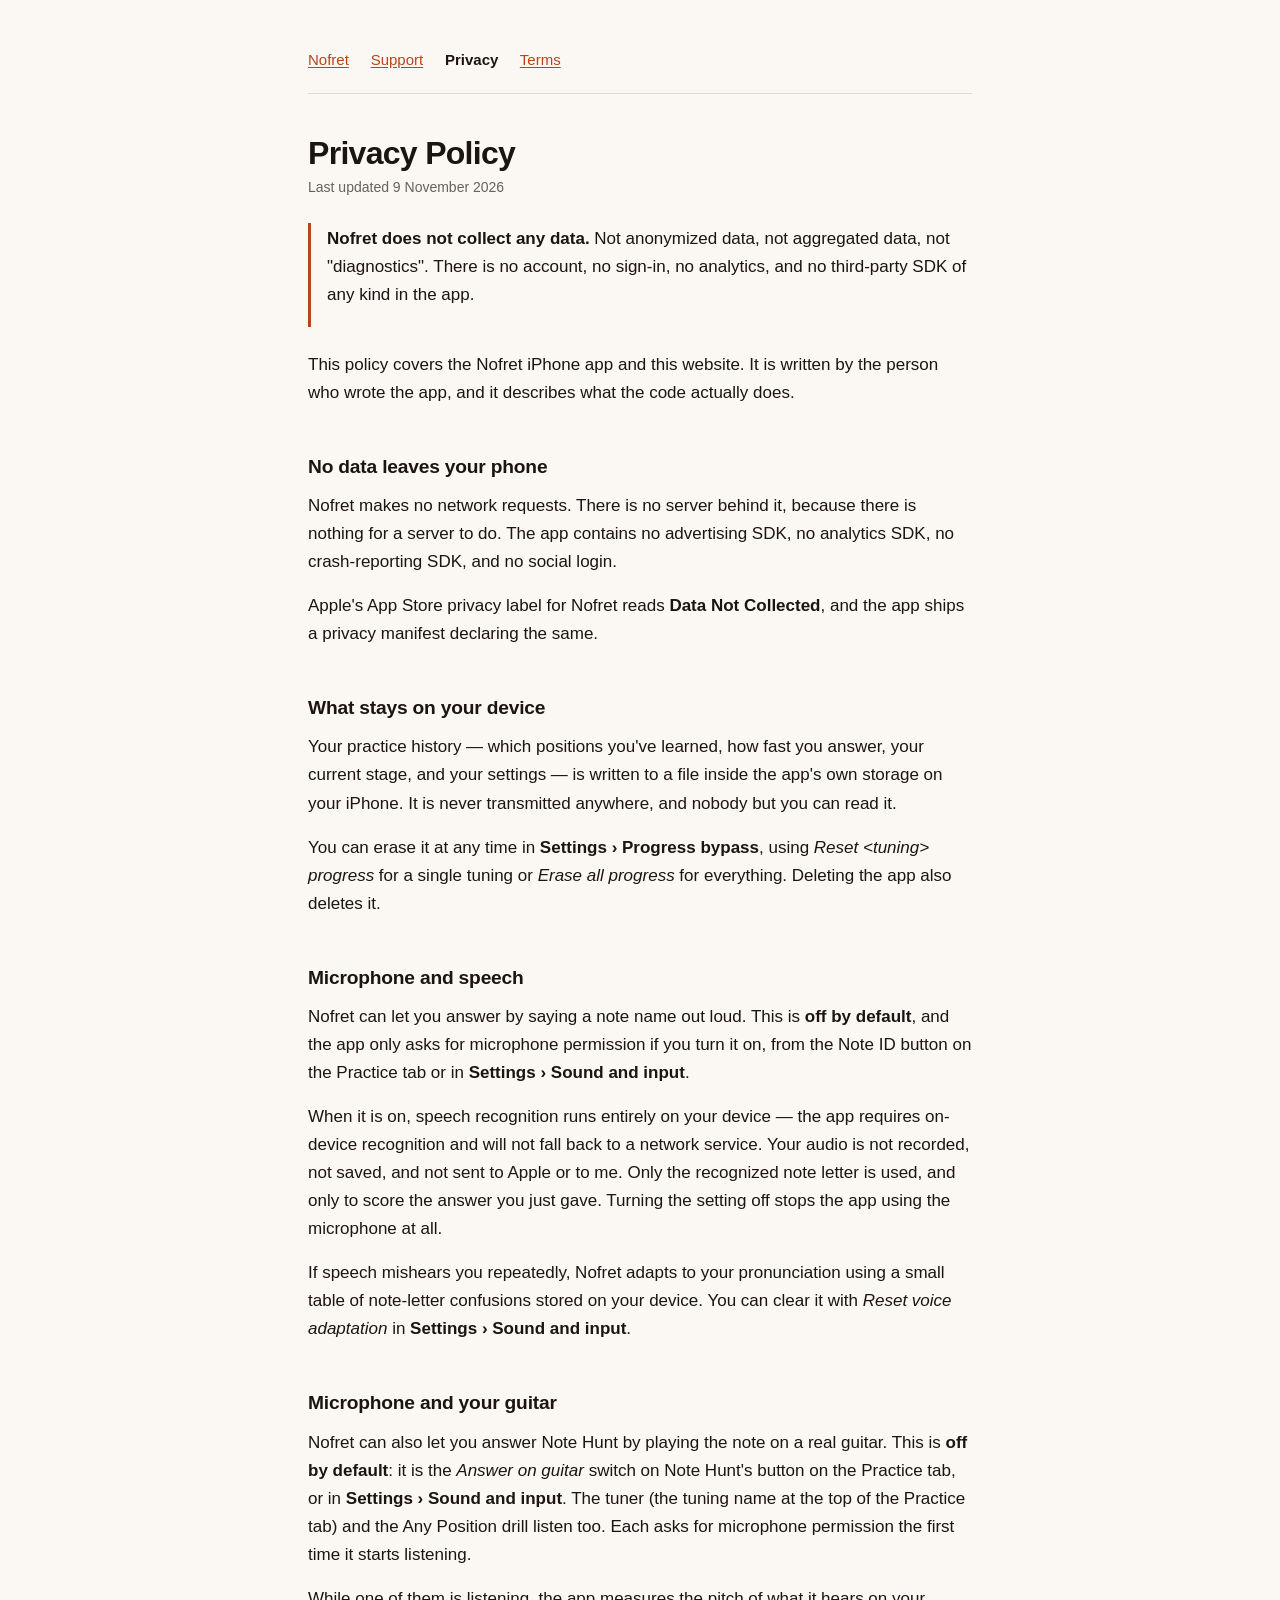
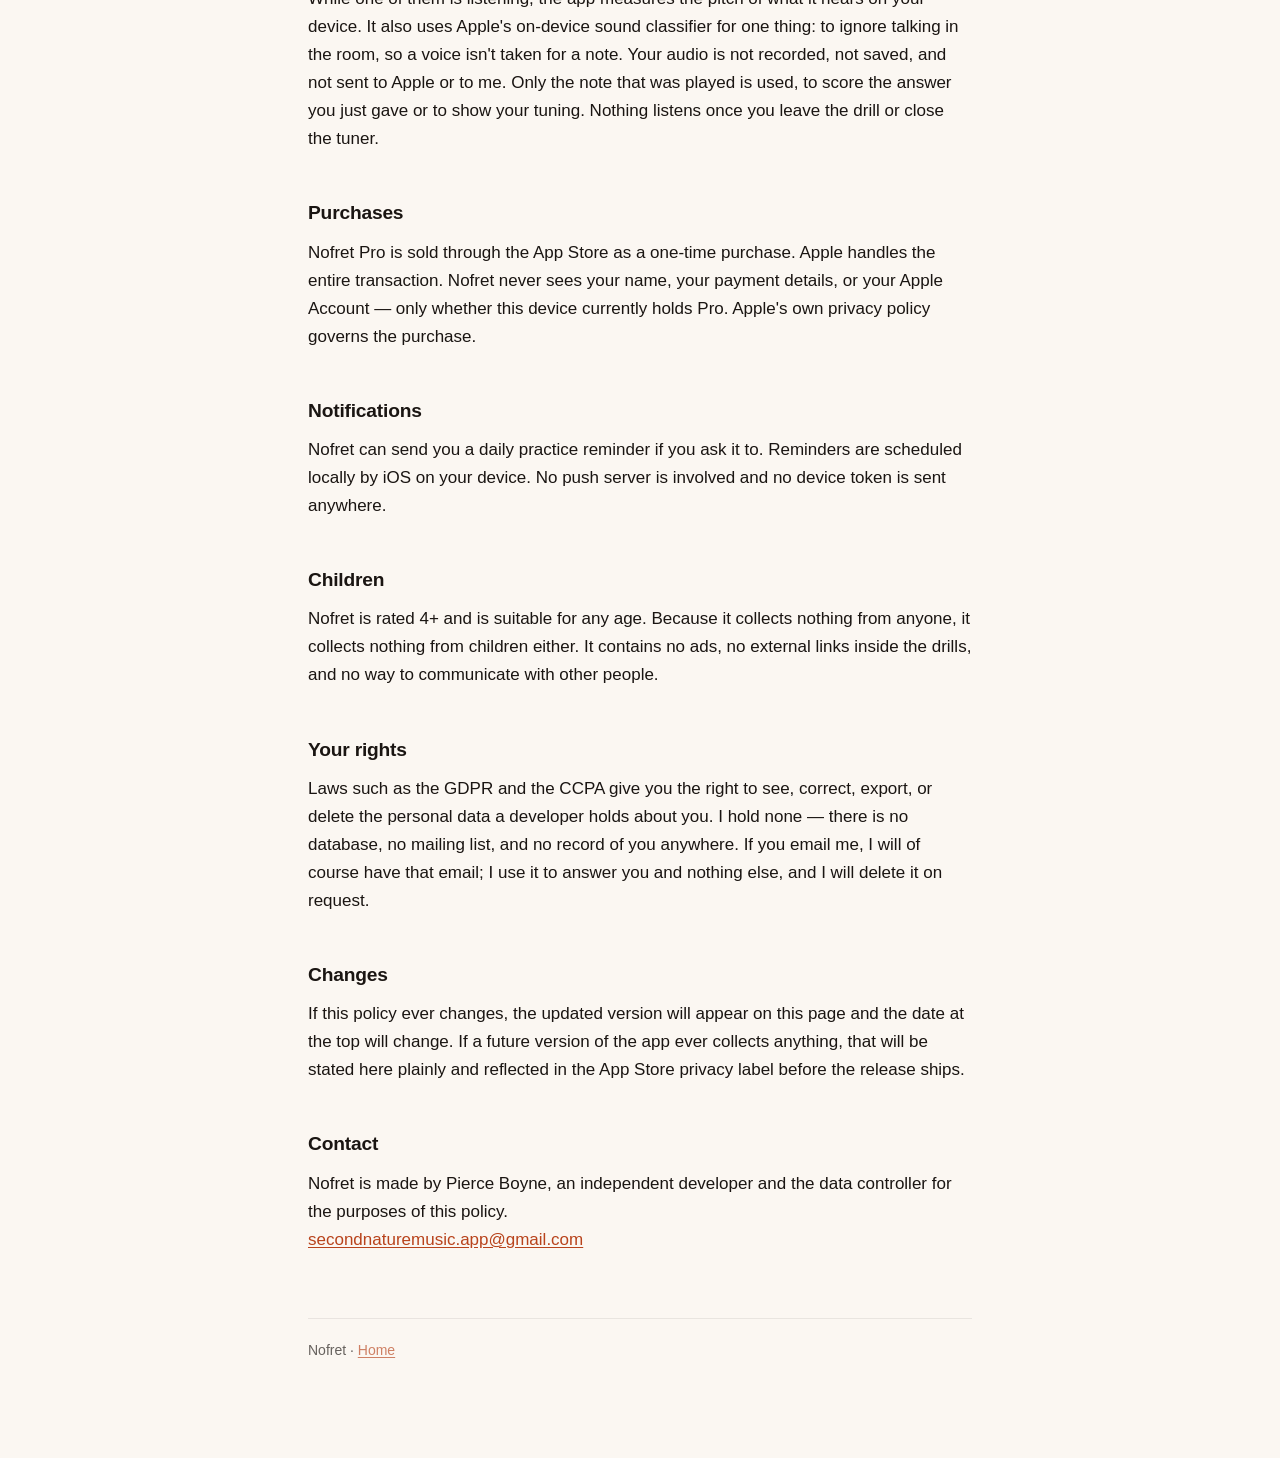
<file: nofret/privacy/index.html>
<!doctype html>
<html lang="en">
<head>
<meta charset="utf-8">
<meta name="viewport" content="width=device-width, initial-scale=1">
<title>Nofret — Privacy Policy</title>
<link rel="stylesheet" href="../assets/style.css">
</head>
<body>

<nav>
  <a href="../">Nofret</a>
  <a href="../support/">Support</a>
  <a href="../privacy/" aria-current="page">Privacy</a>
  <a href="../terms/">Terms</a>
</nav>

<h1>Privacy Policy</h1>
<p class="muted">Last updated 9 November 2026</p>

<div class="callout">
<p><strong>Nofret does not collect any data.</strong> Not anonymized data, not
aggregated data, not "diagnostics". There is no account, no sign-in, no
analytics, and no third-party SDK of any kind in the app.</p>
</div>

<p>This policy covers the Nofret iPhone app and this website. It is written by
the person who wrote the app, and it describes what the code actually does.</p>

<h2>No data leaves your phone</h2>
<p>Nofret makes no network requests. There is no server behind it, because
there is nothing for a server to do. The app contains no advertising SDK, no
analytics SDK, no crash-reporting SDK, and no social login.</p>
<p>Apple's App Store privacy label for Nofret reads <strong>Data Not
Collected</strong>, and the app ships a privacy manifest declaring the same.</p>

<h2>What stays on your device</h2>
<p>Your practice history — which positions you've learned, how fast you answer,
your current stage, and your settings — is written to a file
inside the app's own storage on your iPhone. It is never transmitted anywhere,
and nobody but you can read it.</p>
<p>You can erase it at any time in <strong>Settings › Progress bypass</strong>,
using <em>Reset &lt;tuning&gt; progress</em> for a single tuning or <em>Erase all
progress</em> for everything. Deleting the app also deletes it.</p>

<h2>Microphone and speech</h2>
<p>Nofret can let you answer by saying a note name out loud. This is
<strong>off by default</strong>, and the app only asks for microphone
permission if you turn it on, from the Note ID button on the Practice tab or in
<strong>Settings › Sound and input</strong>.</p>
<p>When it is on, speech recognition runs entirely on your device — the app
requires on-device recognition and will not fall back to a network service.
Your audio is not recorded, not saved, and not sent to Apple or to me. Only the
recognized note letter is used, and only to score the answer you just gave.
Turning the setting off stops the app using the microphone at all.</p>
<p>If speech mishears you repeatedly, Nofret adapts to your pronunciation using
a small table of note-letter confusions stored on your device. You can clear it
with <em>Reset voice adaptation</em> in <strong>Settings › Sound and input</strong>.</p>

<h2>Microphone and your guitar</h2>
<p>Nofret can also let you answer Note Hunt by playing the note on a real
guitar. This is <strong>off by default</strong>: it is the
<em>Answer on guitar</em> switch on Note Hunt's button on the Practice tab, or
in <strong>Settings › Sound and input</strong>. The tuner (the tuning name at
the top of the Practice tab) and the Any Position drill listen too. Each asks
for microphone permission the first time it starts listening.</p>
<p>While one of them is listening, the app measures the pitch of what it hears
on your device. It also uses Apple's on-device sound classifier for one thing:
to ignore talking in the room, so a voice isn't taken for a note. Your audio is
not recorded, not saved, and not sent to Apple or to me. Only the note that was
played is used, to score the answer you just gave or to show your tuning.
Nothing listens once you leave the drill or close the tuner.</p>

<h2>Purchases</h2>
<p>Nofret Pro is sold through the App Store as a one-time purchase. Apple
handles the entire transaction. Nofret never sees
your name, your payment details, or your Apple Account — only whether this
device currently holds Pro. Apple's own privacy policy governs the purchase.</p>

<h2>Notifications</h2>
<p>Nofret can send you a daily practice reminder if you ask it to. Reminders
are scheduled locally by iOS on your device. No push server is involved and no
device token is sent anywhere.</p>

<h2>Children</h2>
<p>Nofret is rated 4+ and is suitable for any age. Because it collects nothing
from anyone, it collects nothing from children either. It contains no ads, no
external links inside the drills, and no way to communicate with other people.</p>

<h2>Your rights</h2>
<p>Laws such as the GDPR and the CCPA give you the right to see, correct,
export, or delete the personal data a developer holds about you. I hold none —
there is no database, no mailing list, and no record of you anywhere. If you
email me, I will of course have that email; I use it to answer you and nothing
else, and I will delete it on request.</p>

<h2>Changes</h2>
<p>If this policy ever changes, the updated version will appear on this page and
the date at the top will change. If a future version of the app ever collects
anything, that will be stated here plainly and reflected in the App Store
privacy label before the release ships.</p>

<h2>Contact</h2>
<p>Nofret is made by Pierce Boyne, an independent developer and the data
controller for the purposes of this policy.<br>
<a href="mailto:secondnaturemusic.app@gmail.com">secondnaturemusic.app@gmail.com</a></p>

<footer>Nofret · <a href="../">Home</a></footer>

</body>
</html>
</file>
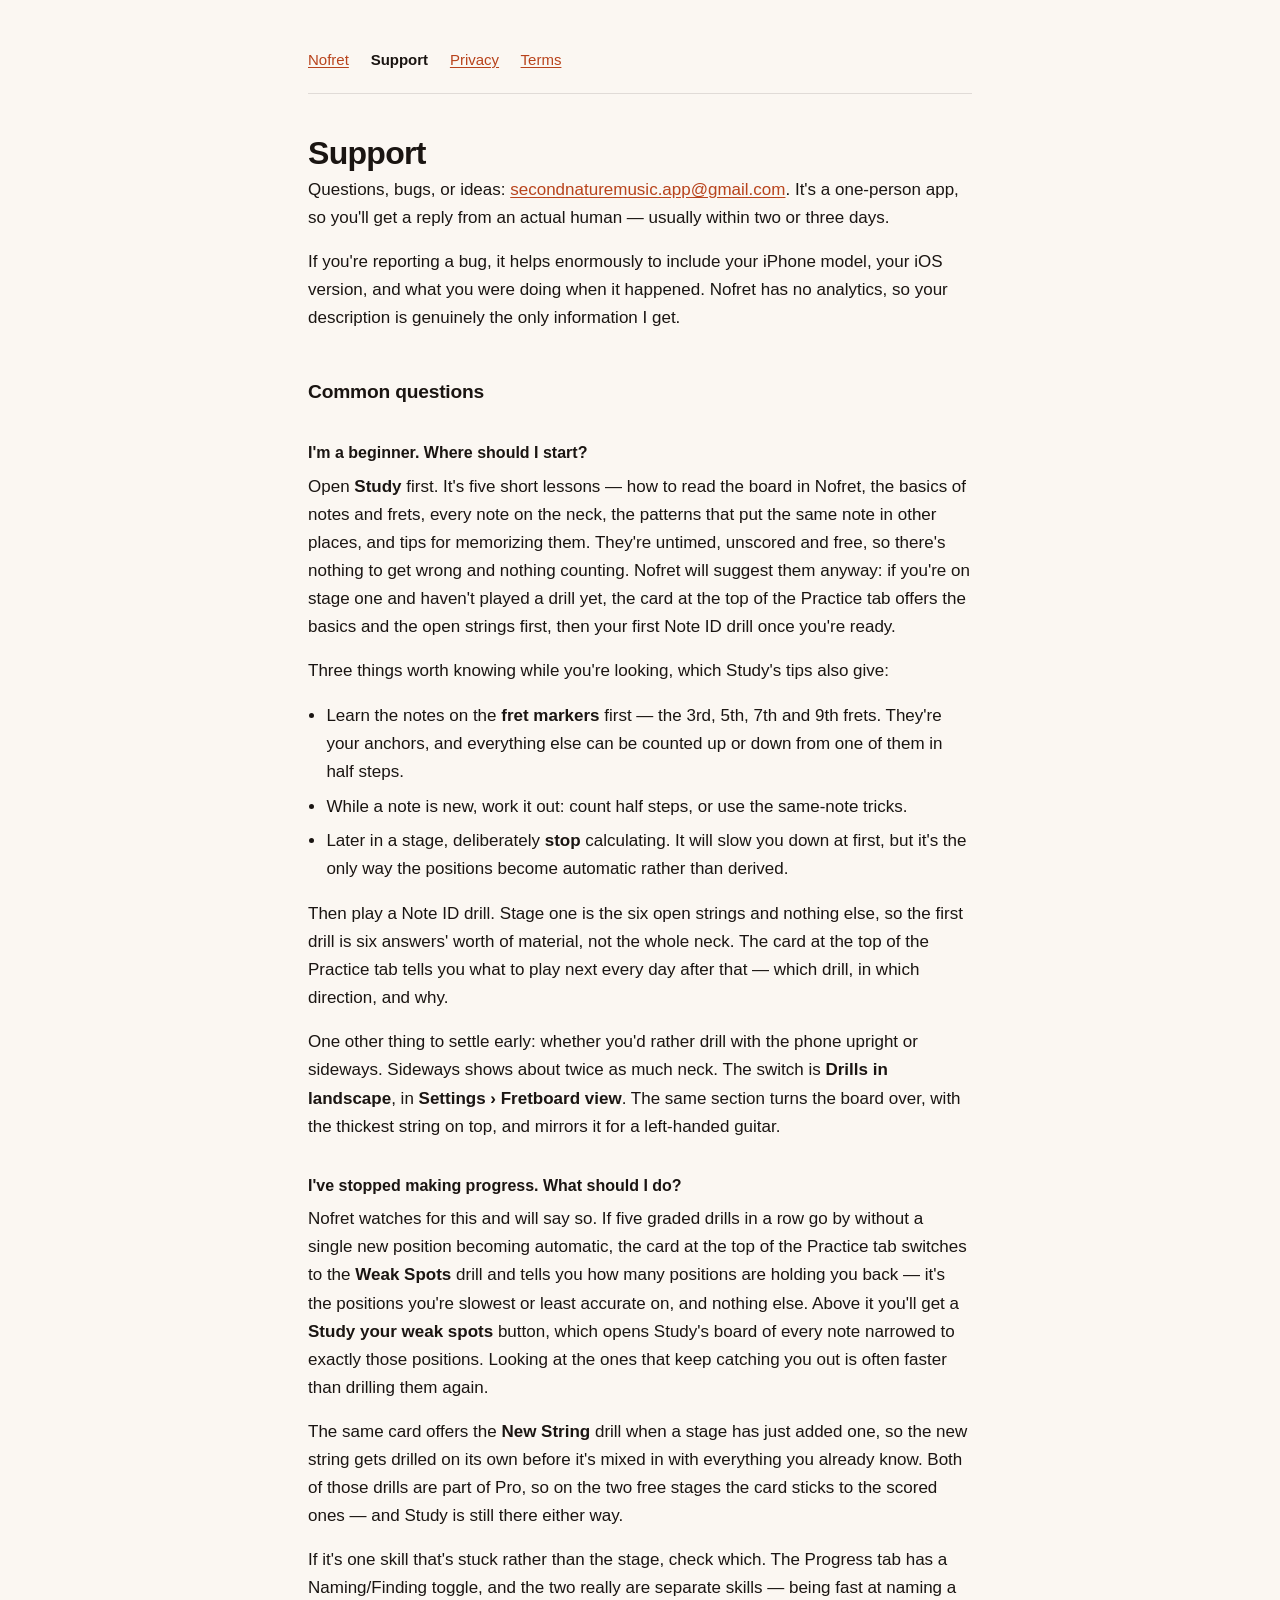
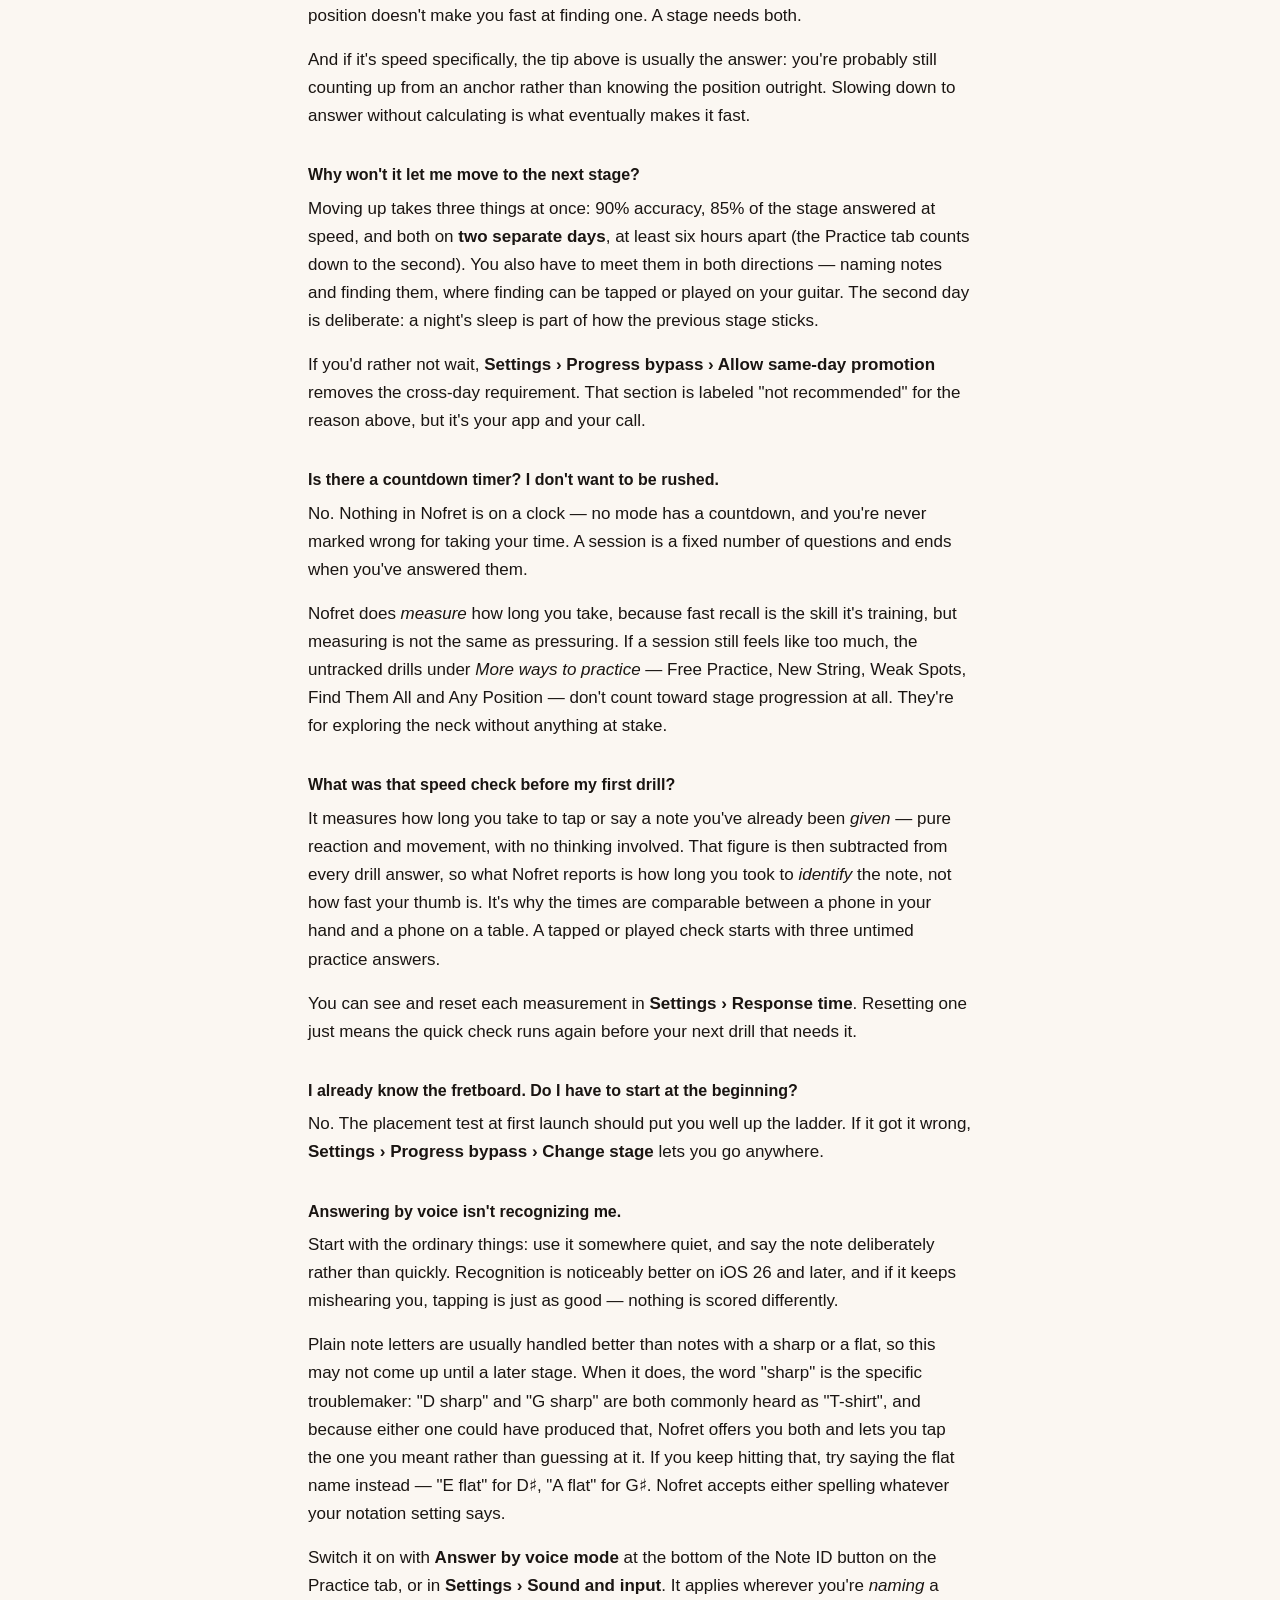
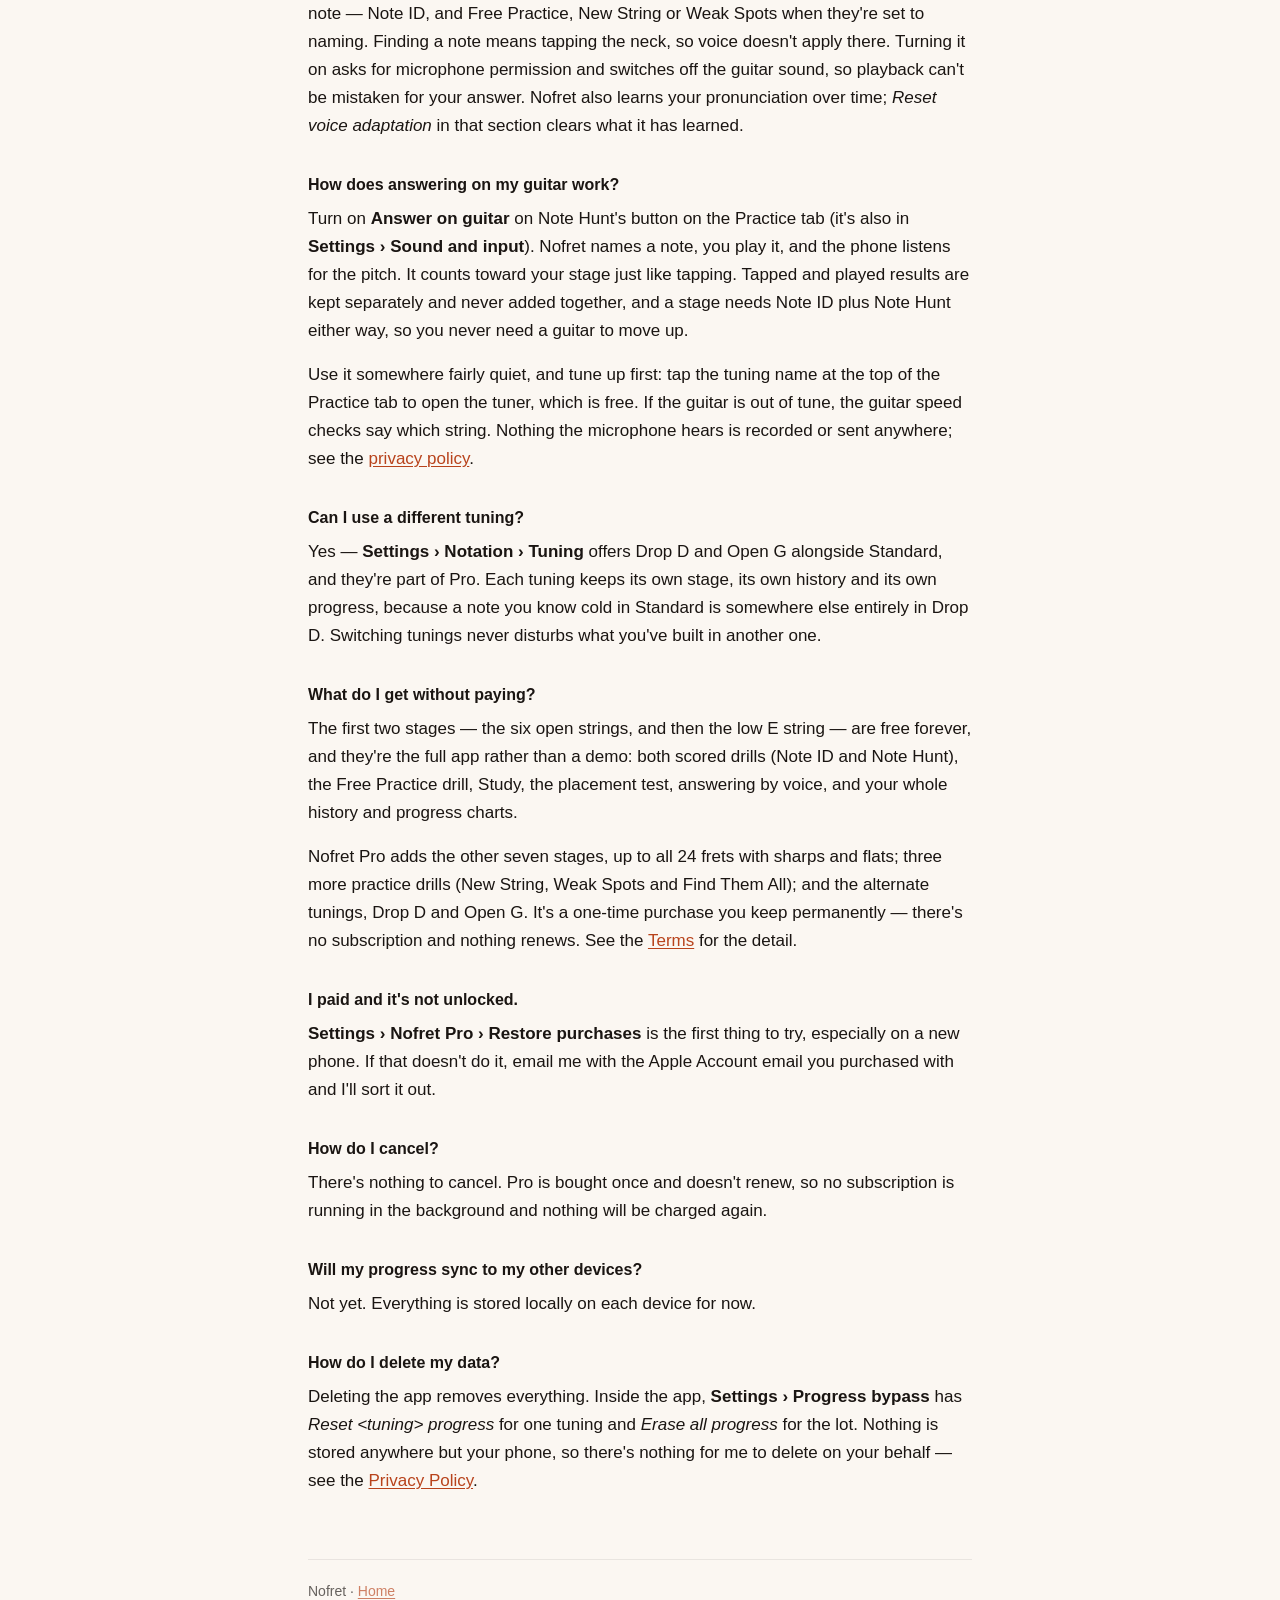
<file: nofret/support/index.html>
<!doctype html>
<html lang="en">
<head>
<meta charset="utf-8">
<meta name="viewport" content="width=device-width, initial-scale=1">
<title>Nofret — Support</title>
<link rel="stylesheet" href="../assets/style.css">
</head>
<body>

<nav>
  <a href="../">Nofret</a>
  <a href="../support/" aria-current="page">Support</a>
  <a href="../privacy/">Privacy</a>
  <a href="../terms/">Terms</a>
</nav>

<h1>Support</h1>

<p class="lede">Questions, bugs, or ideas:
<a href="mailto:secondnaturemusic.app@gmail.com">secondnaturemusic.app@gmail.com</a>.
It's a one-person app, so you'll get a reply from an actual human — usually
within two or three days.</p>

<p>If you're reporting a bug, it helps enormously to include your iPhone model,
your iOS version, and what you were doing when it happened. Nofret has no
analytics, so your description is genuinely the only information I get.</p>

<h2>Common questions</h2>

<h3>I'm a beginner. Where should I start?</h3>
<p>Open <strong>Study</strong> first. It's five short lessons — how to read
the board in Nofret, the basics of notes and frets, every note on the neck, the
patterns that put the same note in other places, and tips for memorizing them.
They're untimed, unscored and free, so there's nothing to get wrong and nothing
counting. Nofret will suggest them anyway: if you're on stage one and haven't
played a drill yet, the card at the top of the Practice tab offers the basics
and the open strings first, then your first Note ID drill once you're
ready.</p>
<p>Three things worth knowing while you're looking, which Study's tips also
give:</p>
<ul>
  <li>Learn the notes on the <strong>fret markers</strong> first — the 3rd,
  5th, 7th and 9th frets. They're your anchors, and everything else can be
  counted up or down from one of them in half steps.</li>
  <li>While a note is new, work it out: count half steps, or use the
  same-note tricks.</li>
  <li>Later in a stage, deliberately <strong>stop</strong> calculating. It
  will slow you down at first, but it's the only way the positions become
  automatic rather than derived.</li>
</ul>
<p>Then play a Note ID drill. Stage one is the six open strings and nothing
else, so the first drill is six answers' worth of material, not the whole
neck. The card at the top of the Practice tab tells you what to play next
every day after that — which drill, in which direction, and why.</p>
<p>One other thing to settle early: whether you'd rather drill with the phone
upright or sideways. Sideways shows about twice as much neck. The switch is
<strong>Drills in landscape</strong>, in <strong>Settings › Fretboard
view</strong>. The same section turns the board over, with the thickest string
on top, and mirrors it for a left-handed guitar.</p>

<h3>I've stopped making progress. What should I do?</h3>
<p>Nofret watches for this and will say so. If five graded drills in a row go
by without a single new position becoming automatic, the card at the top of the
Practice tab switches to the <strong>Weak Spots</strong> drill and tells you
how many positions are holding you back — it's the positions you're slowest or
least accurate on, and nothing else. Above it you'll get a <strong>Study your
weak spots</strong> button, which opens Study's board of every note narrowed to exactly
those positions. Looking at the ones that keep catching you out is often
faster than drilling them again.</p>
<p>The same card offers the <strong>New String</strong> drill when a stage has
just added one, so the new string gets drilled on its own before it's mixed in
with everything you already know. Both of those drills are part of Pro, so on
the two free stages the card sticks to the scored ones — and Study is
still there either way.</p>
<p>If it's one skill that's stuck rather than the stage, check which. The
Progress tab has a Naming/Finding toggle, and the two really are separate
skills — being fast at naming a position doesn't make you fast at finding one.
A stage needs both.</p>
<p>And if it's speed specifically, the tip above is usually the answer: you're
probably still counting up from an anchor rather than knowing the position
outright. Slowing down to answer without calculating is what eventually makes
it fast.</p>

<h3>Why won't it let me move to the next stage?</h3>
<p>Moving up takes three things at once: 90% accuracy, 85% of the stage answered
at speed, and both on <strong>two separate days</strong>, at least six hours
apart (the Practice tab counts down to the second). You also have to meet them
in both directions — naming notes and finding them, where finding can be tapped
or played on your guitar. The second day is deliberate: a night's sleep is part
of how the previous stage sticks.</p>
<p>If you'd rather not wait, <strong>Settings › Progress bypass › Allow same-day
promotion</strong> removes the cross-day requirement. That section is labeled
"not recommended" for the reason above, but it's your app and your call.</p>

<h3>Is there a countdown timer? I don't want to be rushed.</h3>
<p>No. Nothing in Nofret is on a clock — no mode has a countdown, and you're
never marked wrong for taking your time. A session is a fixed number of
questions and ends when you've answered them.</p>
<p>Nofret does <em>measure</em> how long you take, because fast recall is the
skill it's training, but measuring is not the same as pressuring. If a session
still feels like too much, the untracked drills under <em>More ways to
practice</em> — Free Practice, New String, Weak Spots, Find Them All and Any
Position — don't count toward stage progression at all. They're for exploring the neck without anything at stake.</p>

<h3>What was that speed check before my first drill?</h3>
<p>It measures how long you take to tap or say a note you've already been
<em>given</em> — pure reaction and movement, with no thinking involved. That
figure is then subtracted from every drill answer, so what Nofret reports is how
long you took to <em>identify</em> the note, not how fast your thumb is. It's
why the times are comparable between a phone in your hand and a phone on a
table. A tapped or played check starts with three untimed practice answers.</p>
<p>You can see and reset each measurement in <strong>Settings › Response
time</strong>. Resetting one just means the quick check runs again before your
next drill that needs it.</p>

<h3>I already know the fretboard. Do I have to start at the beginning?</h3>
<p>No. The placement test at first launch should put you well up the ladder. If
it got it wrong, <strong>Settings › Progress bypass › Change stage</strong> lets
you go anywhere.</p>

<h3>Answering by voice isn't recognizing me.</h3>
<p>Start with the ordinary things: use it somewhere quiet, and say the note
deliberately rather than quickly. Recognition is noticeably better on iOS 26 and
later, and if it keeps mishearing you, tapping is just as good — nothing is
scored differently.</p>
<p>Plain note letters are usually handled better than notes with a sharp or a
flat, so this may not come up until a later stage. When it does, the word
"sharp" is the specific troublemaker: "D sharp" and "G sharp" are both commonly
heard as "T-shirt", and because either one could have produced that, Nofret
offers you both and lets you tap the one you meant rather than guessing at it.
If you keep hitting that, try saying the flat name instead — "E flat" for D♯,
"A flat" for G♯. Nofret accepts either spelling whatever your notation setting
says.</p>
<p>Switch it on with <strong>Answer by voice mode</strong> at the bottom of the
Note ID button on the Practice tab, or in <strong>Settings › Sound and input</strong>.
It applies wherever you're <em>naming</em> a note — Note ID, and Free Practice,
New String or Weak Spots when they're set to naming. Finding a note means
tapping the neck, so voice doesn't apply there.
Turning it on asks for microphone permission and switches off the
guitar sound, so playback can't be mistaken for your answer. Nofret also learns
your pronunciation over time; <em>Reset voice adaptation</em> in that section
clears what it has learned.</p>

<h3>How does answering on my guitar work?</h3>
<p>Turn on <strong>Answer on guitar</strong> on Note Hunt's button on the
Practice tab (it's also in <strong>Settings › Sound and input</strong>). Nofret
names a note, you play it, and the phone listens for the pitch. It counts
toward your stage just like tapping. Tapped and played results are kept
separately and never added together, and a stage needs Note ID plus Note Hunt
either way, so you never need a guitar to move up.</p>
<p>Use it somewhere fairly quiet, and tune up first: tap the tuning name at the
top of the Practice tab to open the tuner, which is free. If the guitar is out
of tune, the guitar speed checks say which string. Nothing the microphone hears
is recorded or sent anywhere; see the <a href="../privacy/">privacy policy</a>.</p>

<h3>Can I use a different tuning?</h3>
<p>Yes — <strong>Settings › Notation › Tuning</strong> offers Drop D and Open G alongside
Standard, and they're part of Pro. Each tuning keeps its own stage, its own
history and its own progress, because a note you know cold in Standard is
somewhere else entirely in Drop D. Switching tunings never disturbs what you've
built in another one.</p>

<h3>What do I get without paying?</h3>
<p>The first two stages — the six open strings, and then the low E string — are
free forever, and they're the full app rather than a demo: both scored drills
(Note ID and Note Hunt), the Free Practice drill, Study, the placement
test, answering by voice, and your whole history and progress charts.</p>
<p>Nofret Pro adds the other seven stages, up to all 24 frets with sharps and
flats; three more practice drills (New String, Weak Spots and Find Them All);
and the alternate tunings, Drop D and Open G. It's a one-time purchase you keep
permanently — there's no subscription and nothing renews. See the
<a href="../terms/">Terms</a> for the detail.</p>

<h3>I paid and it's not unlocked.</h3>
<p><strong>Settings › Nofret Pro › Restore purchases</strong> is the first
thing to try, especially on a new phone. If that doesn't do it, email me with
the Apple Account email you purchased with and I'll sort it out.</p>

<h3>How do I cancel?</h3>
<p>There's nothing to cancel. Pro is bought once and doesn't renew, so no
subscription is running in the background and nothing will be charged again.</p>

<h3>Will my progress sync to my other devices?</h3>
<p>Not yet. Everything is stored locally on each device for now.</p>

<h3>How do I delete my data?</h3>
<p>Deleting the app removes everything. Inside the app,
<strong>Settings › Progress bypass</strong> has <em>Reset &lt;tuning&gt;
progress</em> for one tuning and <em>Erase all progress</em> for the lot. Nothing
is stored anywhere but your phone, so there's nothing for me to delete on your
behalf — see the <a href="../privacy/">Privacy Policy</a>.</p>

<footer>Nofret · <a href="../">Home</a></footer>

</body>
</html>
</file>
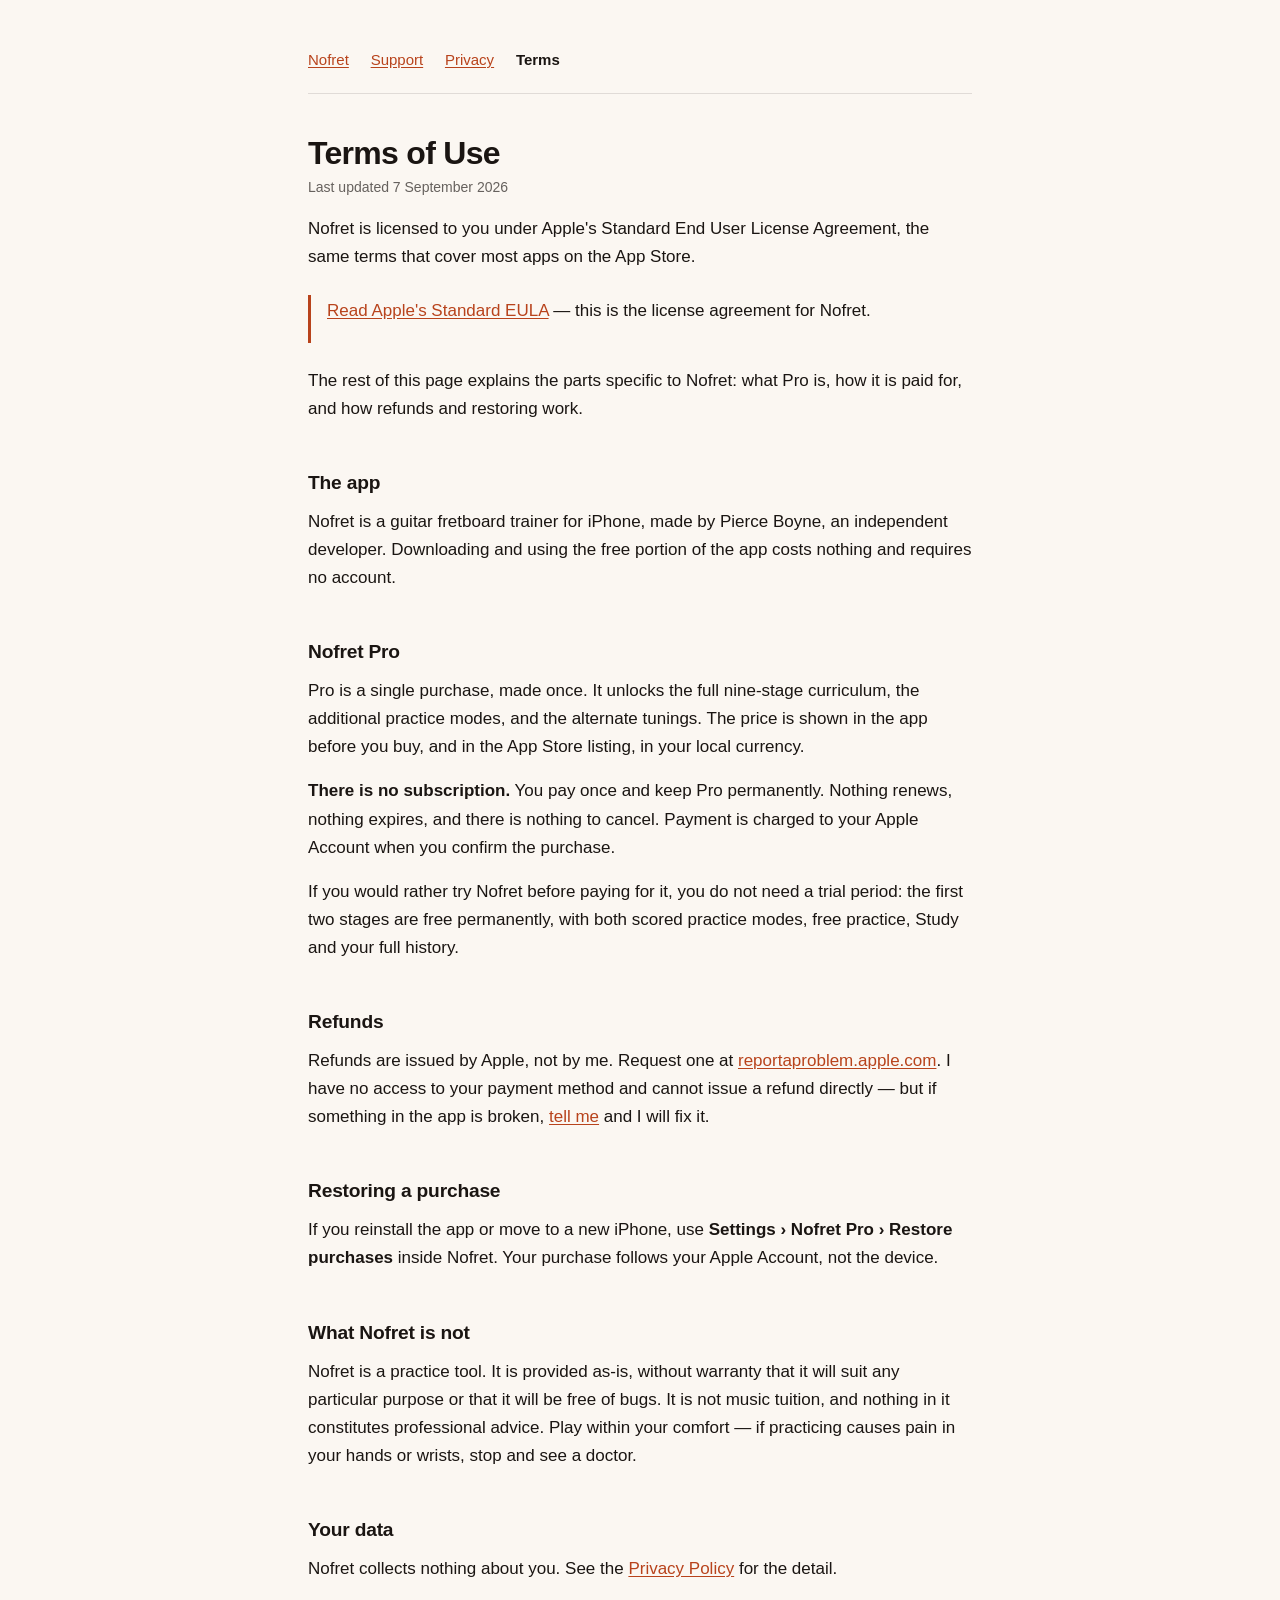
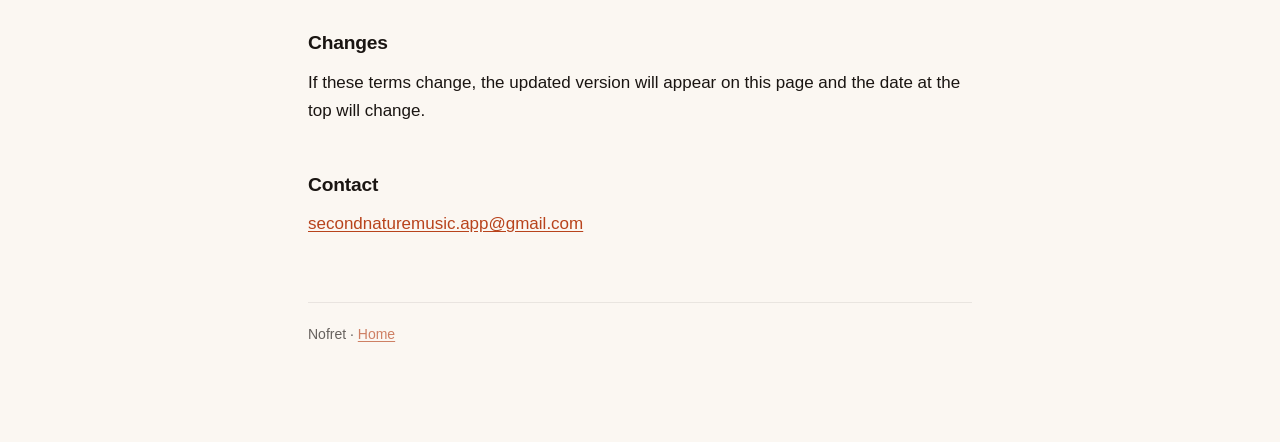
<file: nofret/terms/index.html>
<!doctype html>
<html lang="en">
<head>
<meta charset="utf-8">
<meta name="viewport" content="width=device-width, initial-scale=1">
<title>Nofret — Terms of Use</title>
<link rel="stylesheet" href="../assets/style.css">
</head>
<body>

<nav>
  <a href="../">Nofret</a>
  <a href="../support/">Support</a>
  <a href="../privacy/">Privacy</a>
  <a href="../terms/" aria-current="page">Terms</a>
</nav>

<h1>Terms of Use</h1>
<p class="muted">Last updated 7 September 2026</p>

<p class="lede">Nofret is licensed to you under Apple's Standard End User
License Agreement, the same terms that cover most apps on the App Store.</p>

<div class="callout">
<p><a href="https://www.apple.com/legal/internet-services/itunes/dev/stdeula/">Read
Apple's Standard EULA</a> — this is the license agreement for Nofret.</p>
</div>

<p>The rest of this page explains the parts specific to Nofret: what Pro is,
how it is paid for, and how refunds and restoring work.</p>

<h2>The app</h2>
<p>Nofret is a guitar fretboard trainer for iPhone, made by Pierce Boyne, an
independent developer. Downloading and using the free portion of the app costs
nothing and requires no account.</p>

<h2>Nofret Pro</h2>
<p>Pro is a single purchase, made once. It unlocks the full nine-stage
curriculum, the additional practice modes, and the alternate tunings. The price
is shown in the app before you buy, and in the App Store listing, in your local
currency.</p>

<p><strong>There is no subscription.</strong> You pay once and keep Pro
permanently. Nothing renews, nothing expires, and there is nothing to cancel.
Payment is charged to your Apple Account when you confirm the purchase.</p>

<p>If you would rather try Nofret before paying for it, you do not need a trial
period: the first two stages are free permanently, with both scored practice
modes, free practice, Study and your full history.</p>

<h2>Refunds</h2>
<p>Refunds are issued by Apple, not by me. Request one at
<a href="https://reportaproblem.apple.com">reportaproblem.apple.com</a>. I have
no access to your payment method and cannot issue a refund directly — but if
something in the app is broken, <a href="../support/">tell me</a> and I will fix
it.</p>

<h2>Restoring a purchase</h2>
<p>If you reinstall the app or move to a new iPhone, use <strong>Settings ›
Nofret Pro › Restore purchases</strong> inside Nofret. Your purchase follows
your Apple Account, not the device.</p>

<h2>What Nofret is not</h2>
<p>Nofret is a practice tool. It is provided as-is, without warranty that it
will suit any particular purpose or that it will be free of bugs. It is not
music tuition, and nothing in it constitutes professional advice. Play within
your comfort — if practicing causes pain in your hands or wrists, stop and see a
doctor.</p>

<h2>Your data</h2>
<p>Nofret collects nothing about you. See the
<a href="../privacy/">Privacy Policy</a> for the detail.</p>

<h2>Changes</h2>
<p>If these terms change, the updated version will appear on this page and the
date at the top will change.</p>

<h2>Contact</h2>
<p><a href="mailto:secondnaturemusic.app@gmail.com">secondnaturemusic.app@gmail.com</a></p>

<footer>Nofret · <a href="../">Home</a></footer>

</body>
</html>
</file>
<file: nofret/assets/style.css>
:root {
  color-scheme: light dark;
  --bg: #FBF7F2;
  --fg: #1A1512;
  --accent: #B8431C;
  --rule: rgba(26, 21, 18, 0.12);
}
@media (prefers-color-scheme: dark) {
  :root { --bg: #14100E; --fg: #F6F1EC; --accent: #FF7A4D; --rule: rgba(246, 241, 236, 0.16); }
}

* { box-sizing: border-box; }

body {
  font: 17px/1.65 -apple-system, BlinkMacSystemFont, "Segoe UI", Roboto, sans-serif;
  max-width: 44rem;
  margin: 0 auto;
  padding: 3rem 1.25rem 6rem;
  background: var(--bg);
  color: var(--fg);
  -webkit-text-size-adjust: 100%;
}

h1 { font-size: 2rem; letter-spacing: -0.022em; line-height: 1.2; margin: 0 0 0.25rem; }
h2 { font-size: 1.2rem; letter-spacing: -0.01em; margin: 2.75rem 0 0.6rem; }
h3 { font-size: 1rem; margin: 2rem 0 0.4rem; }
p { margin: 0 0 1rem; }
ul { padding-left: 1.15rem; }
li { margin-bottom: 0.4rem; }

a { color: var(--accent); text-underline-offset: 2px; }
a:hover { text-decoration-thickness: 2px; }

.muted { opacity: 0.66; font-size: 0.875rem; }

nav {
  margin: 0 0 2.5rem;
  padding-bottom: 1.25rem;
  border-bottom: 1px solid var(--rule);
  font-size: 0.9375rem;
}
nav a { margin-right: 1.1rem; }
nav a[aria-current="page"] { color: var(--fg); font-weight: 600; text-decoration: none; }

.lede { font-size: 1.0625rem; }

.store { margin: 1.75rem 0 0; }
.store img { display: block; height: 50px; width: auto; margin-bottom: 0.6rem; }

.callout {
  border-left: 3px solid var(--accent);
  padding: 0.1rem 0 0.1rem 1rem;
  margin: 1.5rem 0;
}

footer {
  margin-top: 4rem;
  padding-top: 1.25rem;
  border-top: 1px solid var(--rule);
  font-size: 0.875rem;
  opacity: 0.66;
}
</file>
<file: mneme/assets/style.css>
/* Mneme's house lights: navy and amber, as in the app. */
:root {
  color-scheme: light dark;
  --bg: #F7F5F0;
  --fg: #0C1426;
  --accent: #8C5A12;
  --rule: rgba(12, 20, 38, 0.12);
}
@media (prefers-color-scheme: dark) {
  :root { --bg: #0C1426; --fg: #F2F5FA; --accent: #FFC27A; --rule: rgba(242, 245, 250, 0.16); }
}

* { box-sizing: border-box; }

body {
  font: 17px/1.65 -apple-system, BlinkMacSystemFont, "Segoe UI", Roboto, sans-serif;
  max-width: 44rem;
  margin: 0 auto;
  padding: 3rem 1.25rem 6rem;
  background: var(--bg);
  color: var(--fg);
  -webkit-text-size-adjust: 100%;
}

h1 { font-size: 2rem; letter-spacing: -0.022em; line-height: 1.2; margin: 0 0 0.25rem; }
h2 { font-size: 1.2rem; letter-spacing: -0.01em; margin: 2.75rem 0 0.6rem; }
h3 { font-size: 1rem; margin: 2rem 0 0.4rem; }
p { margin: 0 0 1rem; }
ul { padding-left: 1.15rem; }
li { margin-bottom: 0.4rem; }

a { color: var(--accent); text-underline-offset: 2px; }
a:hover { text-decoration-thickness: 2px; }

.muted { opacity: 0.7; font-size: 0.875rem; }
.serif { font-family: "New York", "Iowan Old Style", Georgia, serif; }

.hero { display: flex; gap: 1.1rem; align-items: center; margin-bottom: 1.5rem; }
.hero img { width: 84px; height: 84px; border-radius: 19px; flex: none; }

nav {
  margin: 0 0 2.5rem;
  padding-bottom: 1.25rem;
  border-bottom: 1px solid var(--rule);
  font-size: 0.9375rem;
}
nav a { margin-right: 1.1rem; }
nav a[aria-current="page"] { color: var(--fg); font-weight: 600; text-decoration: none; }

.lede { font-size: 1.125rem; }

.store { margin: 1.75rem 0 0; }
.store img { display: block; height: 50px; width: auto; margin-bottom: 0.6rem; }

.callout {
  border-left: 3px solid var(--accent);
  padding: 0.1rem 0 0.1rem 1rem;
  margin: 1.5rem 0;
}

footer {
  margin-top: 4rem;
  padding-top: 1.25rem;
  border-top: 1px solid var(--rule);
  font-size: 0.875rem;
  opacity: 0.7;
}
</file>
